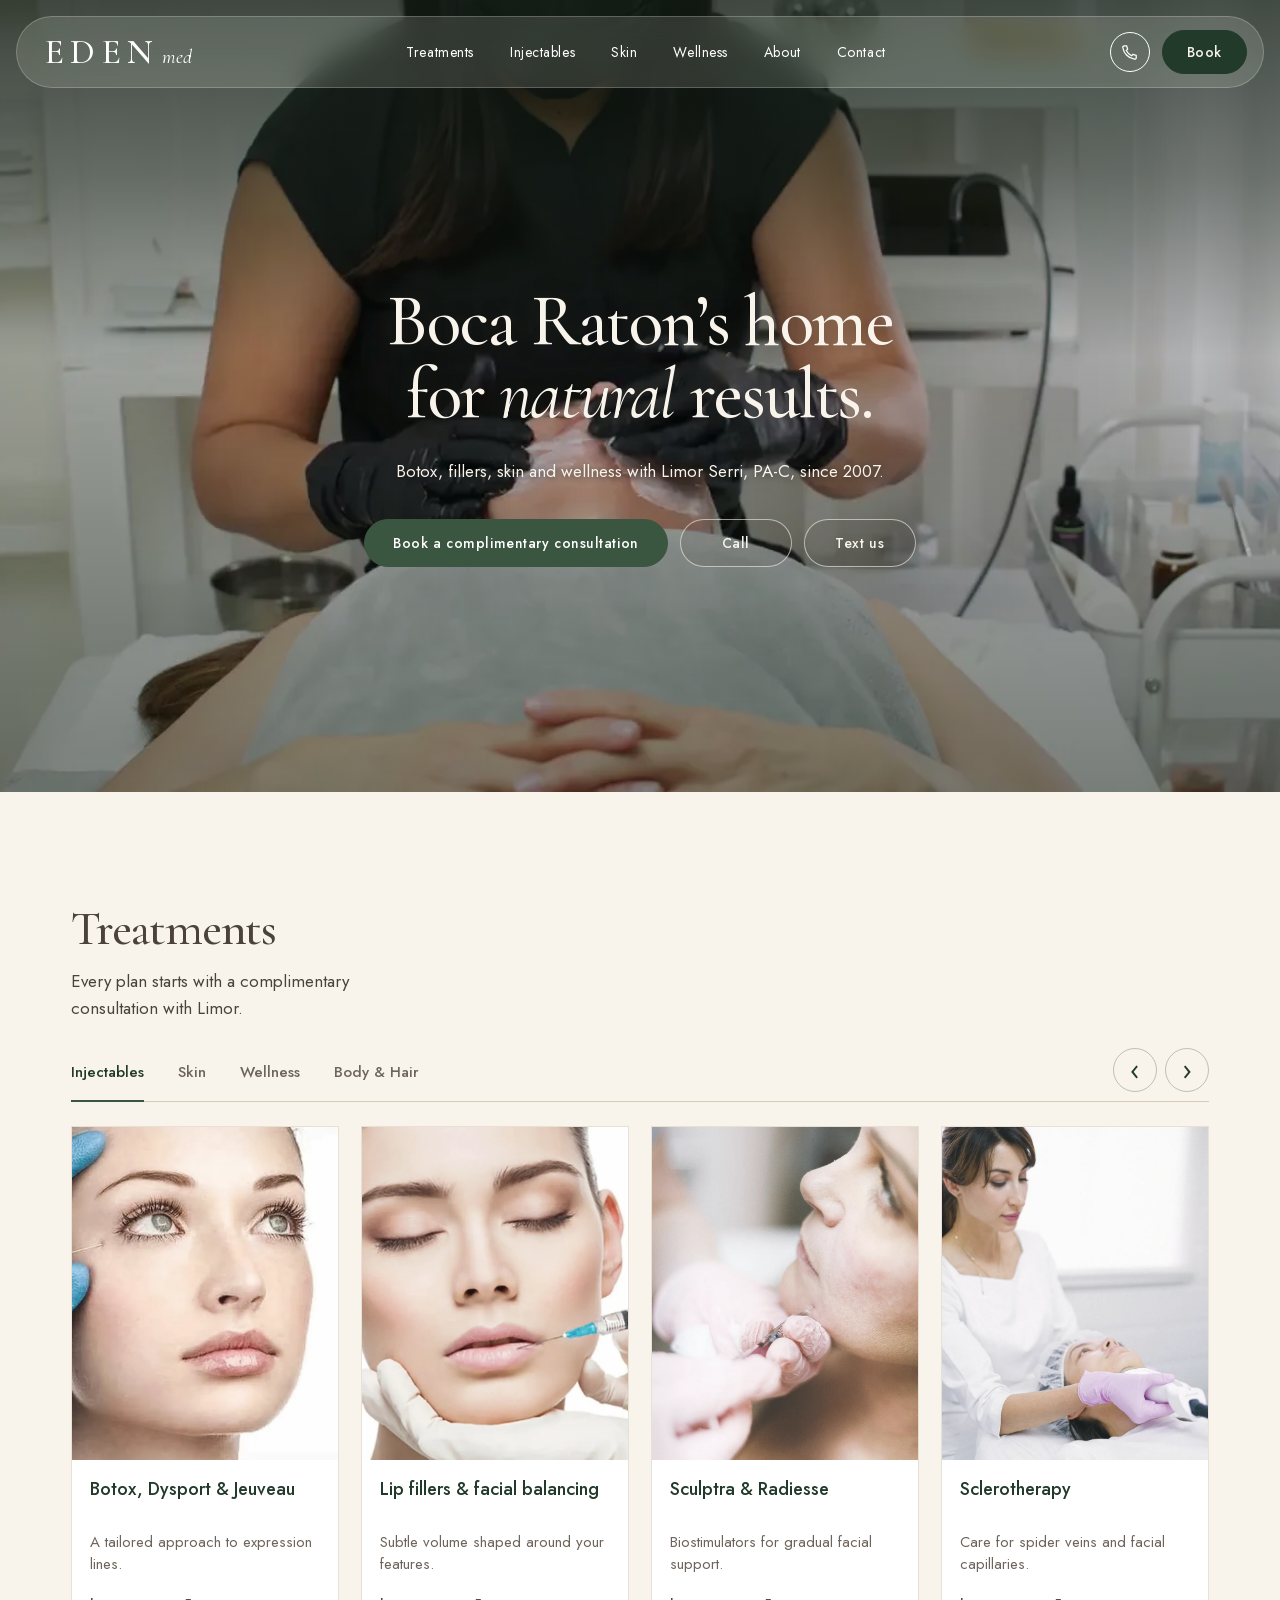
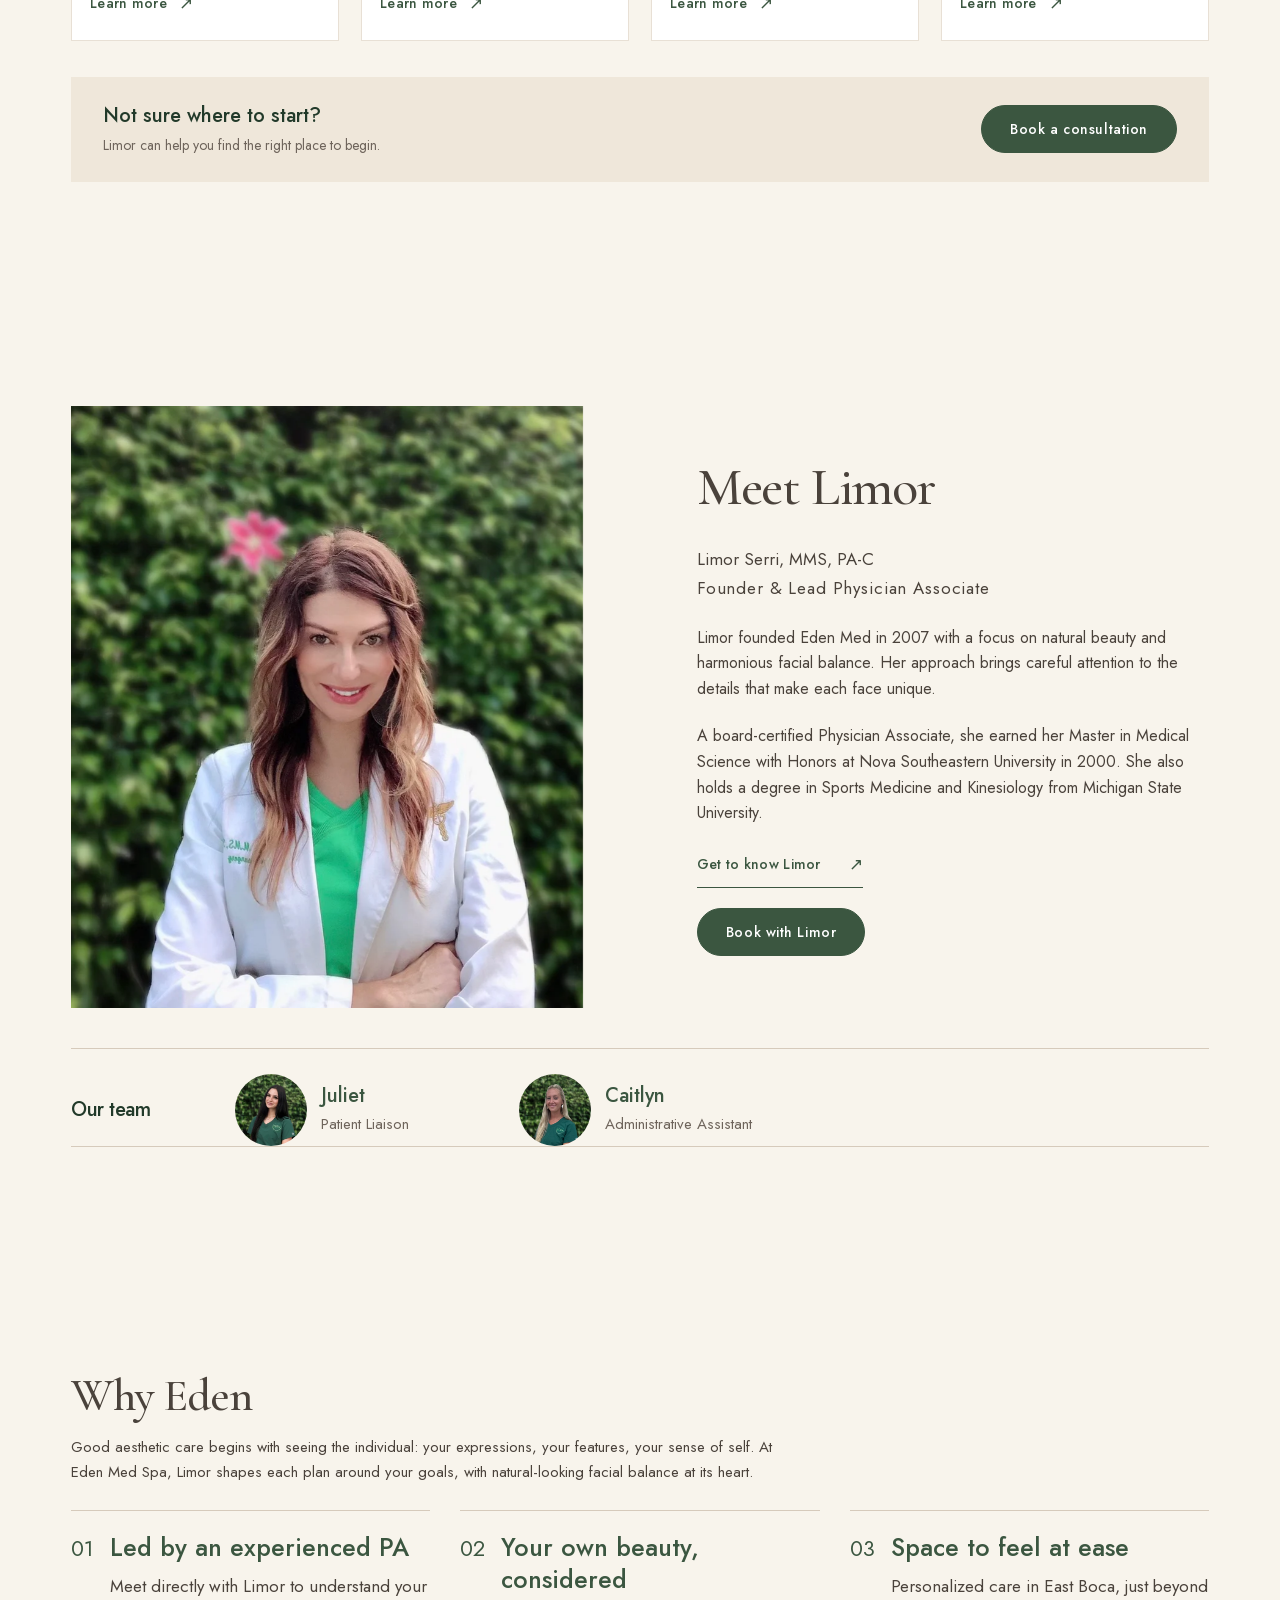
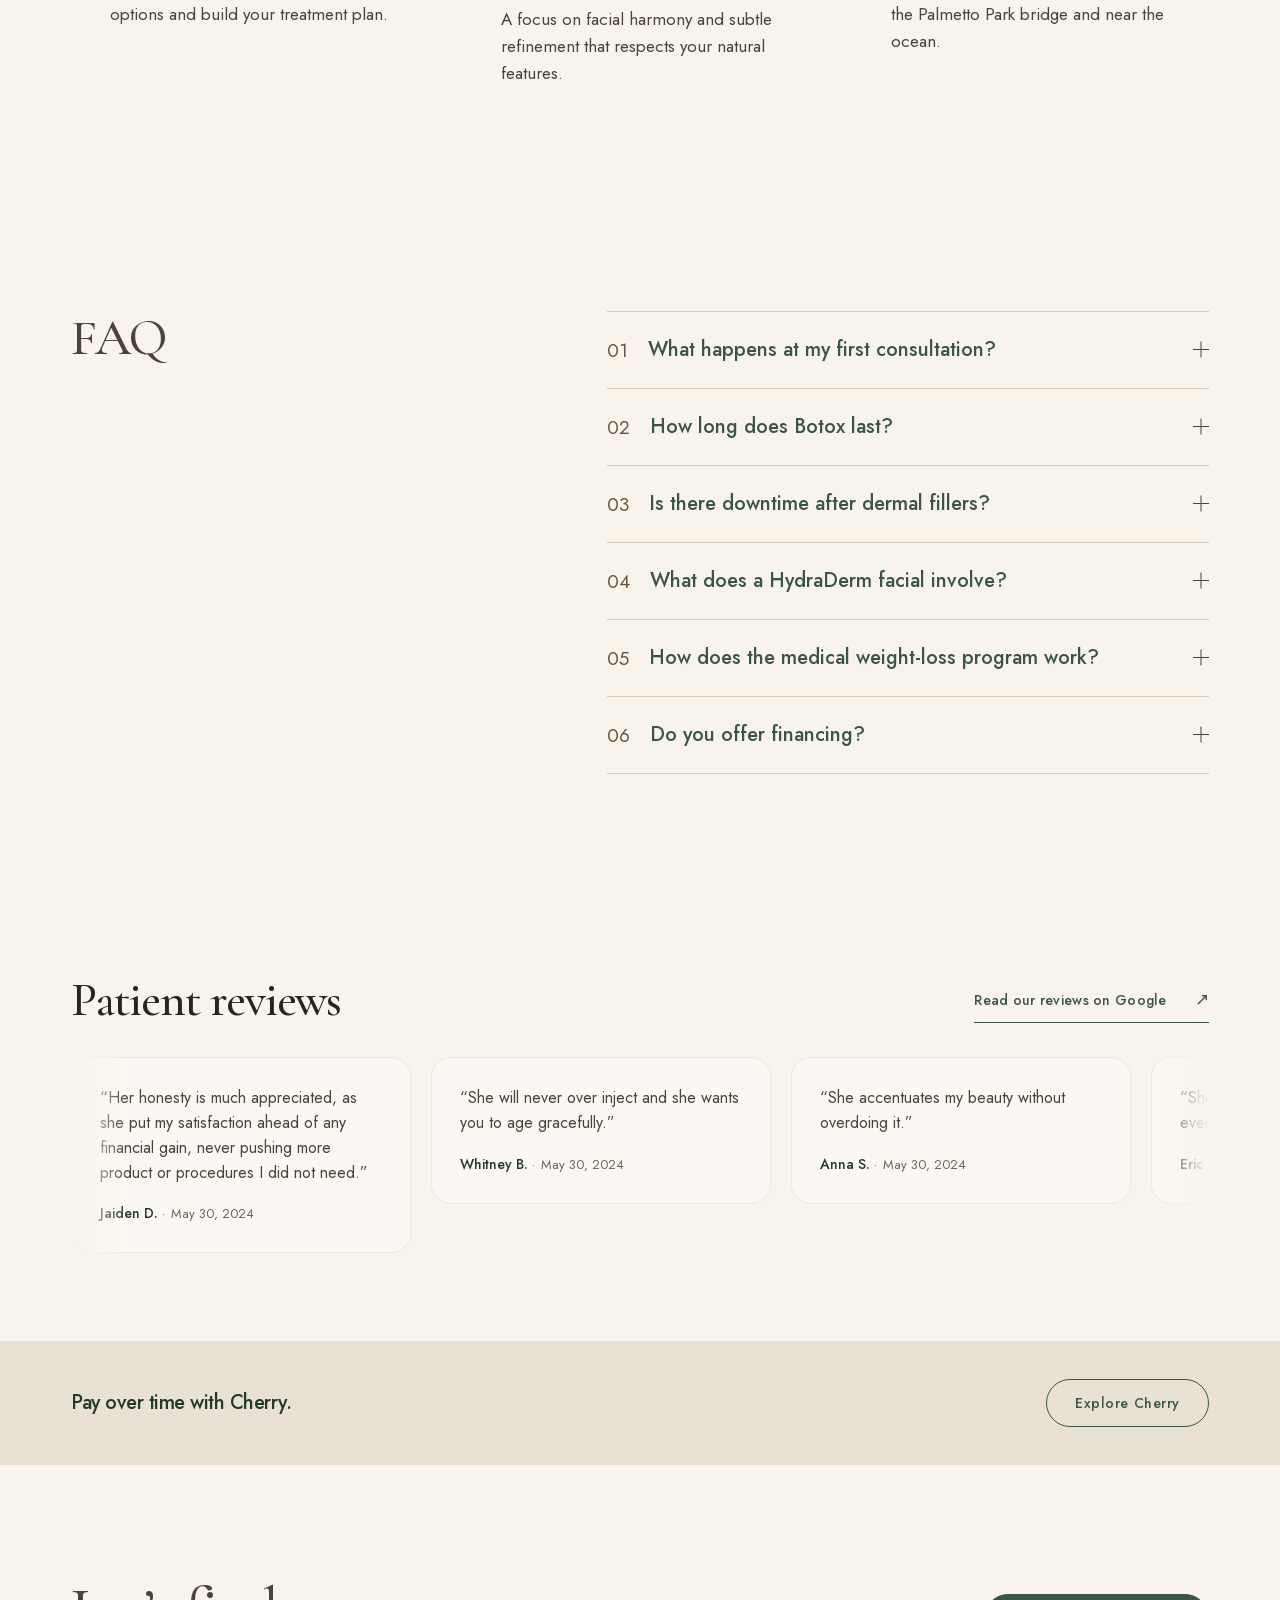
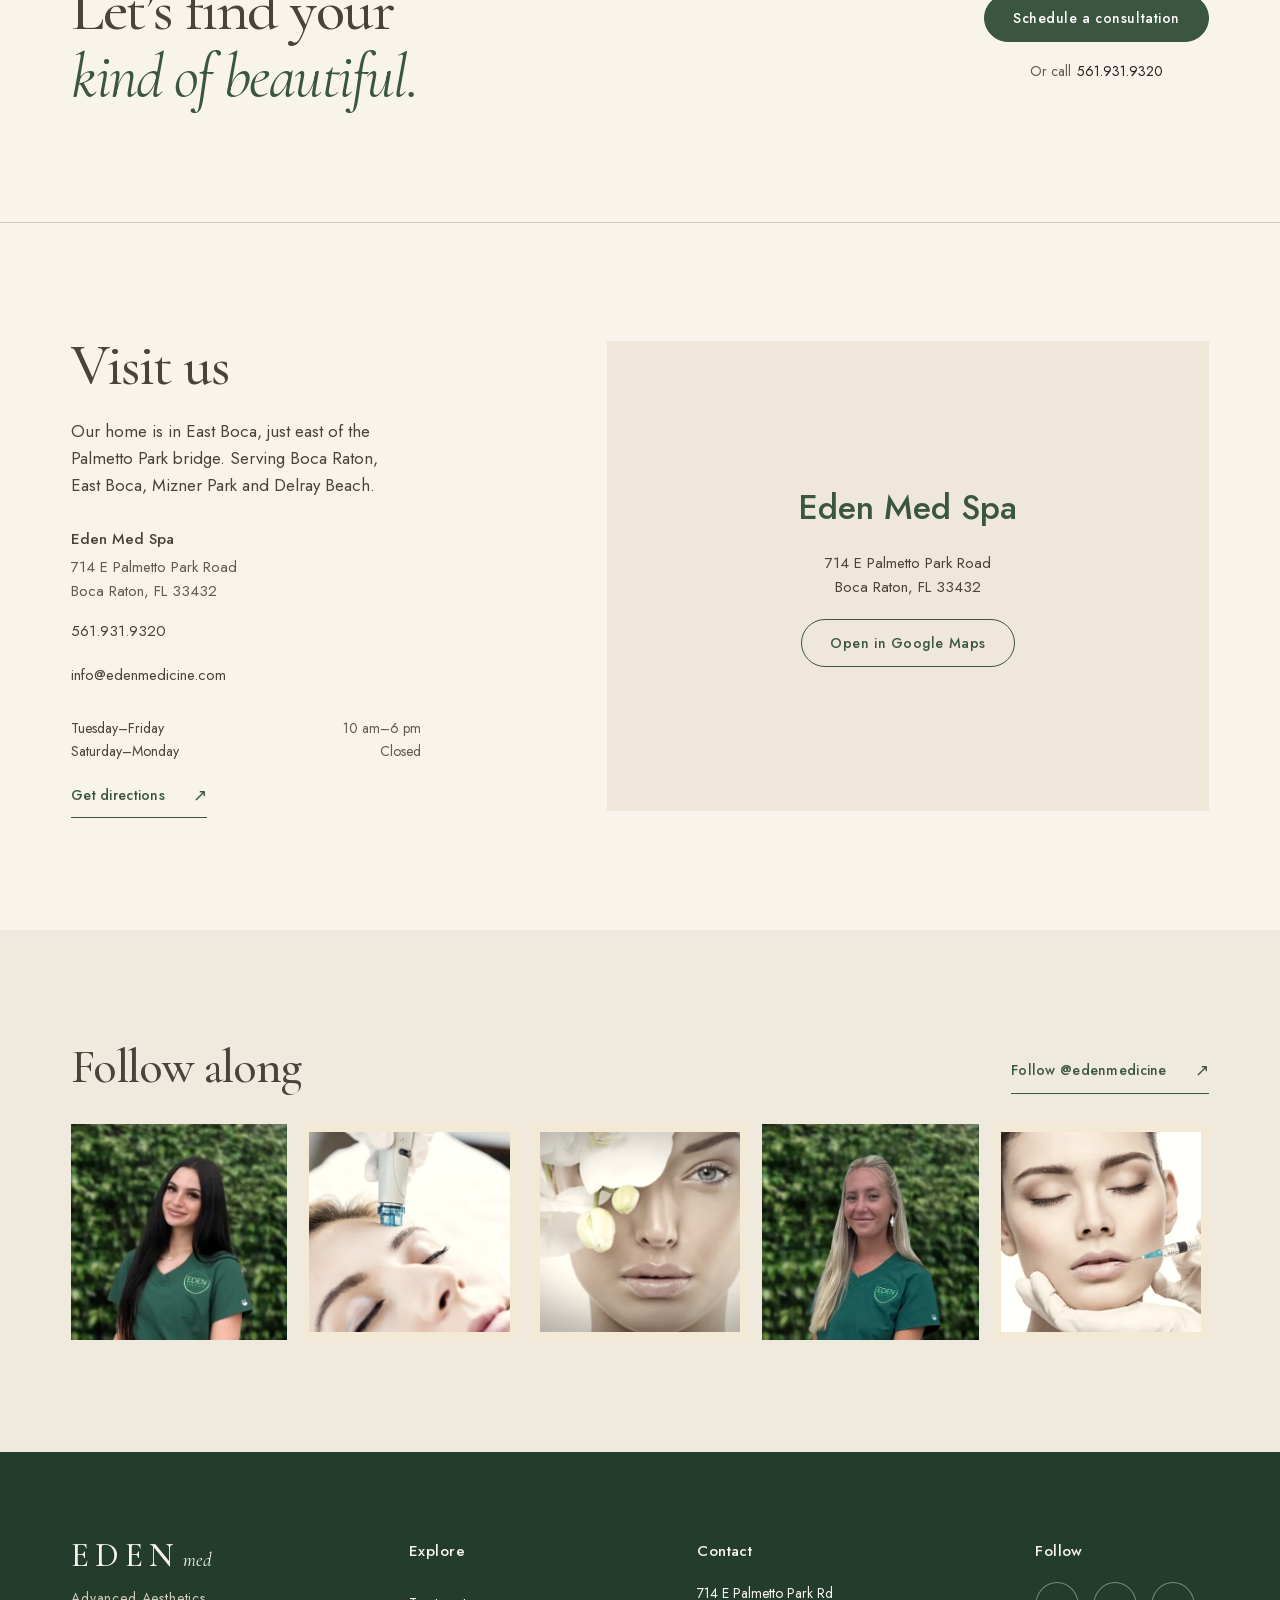
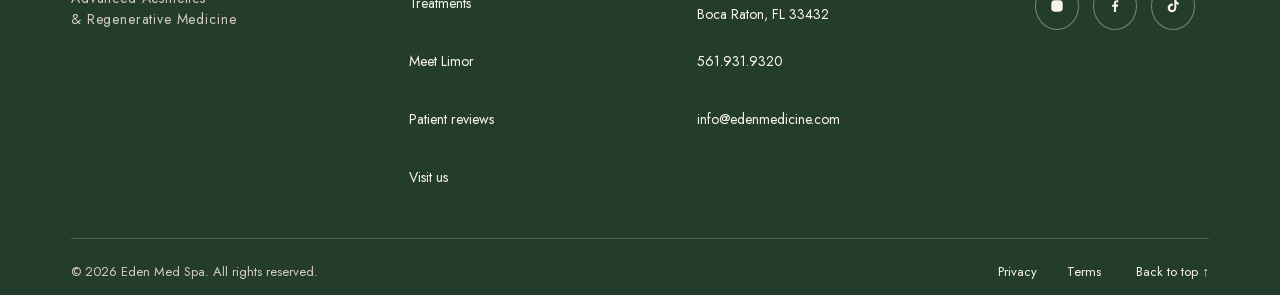
<file: site/index.html>
<!doctype html>
<html lang="en">
<head>
  <meta charset="utf-8">
  <meta name="viewport" content="width=device-width, initial-scale=1">
  <title>Med Spa in Boca Raton | Botox, Fillers &amp; Skin | Eden Med Spa</title>
  <meta name="description" content="Discover natural-looking Botox, lip fillers, PRP and skin treatments at Eden Med Spa in Boca Raton. Meet Limor Serri, MMS, PA-C, in East Boca. Complimentary consultations.">
  <meta name="robots" content="noindex, nofollow">
  <meta name="theme-color" content="#F8F4EC">
  <link rel="canonical" href="https://edenmedicine.com/">
  <meta property="og:title" content="Eden Med Spa — Natural-looking results in Boca Raton">
  <meta property="og:description" content="Personalized medical aesthetics with Limor Serri, MMS, PA-C. Discover Eden Med Spa in Boca Raton.">
  <meta property="og:locale" content="en_US">
  <meta property="og:site_name" content="Eden Med Spa">
  <meta property="og:type" content="website">
  <meta property="og:url" content="https://edenmedicine.com/">
  <meta property="og:image" content="https://edenmedicine.com/wp-content/uploads/2024/06/limro.png">
  <meta property="og:image:alt" content="Limor Serri, founder of Eden Med Spa in Boca Raton">
  <link rel="icon" href="assets/logo-eden-wordmark.svg" type="image/svg+xml">
  <link rel="preload" href="assets/cormorant-garamond.woff2" as="font" type="font/woff2" crossorigin>
  <link rel="preload" href="assets/jost.woff2" as="font" type="font/woff2" crossorigin>
  <link rel="stylesheet" href="styles.css">
  <script src="script.js" defer></script>
  <script type="application/ld+json">
  {
    "@context": "https://schema.org",
    "@graph": [
      {
        "@type": "MedicalBusiness",
        "@id": "https://edenmedicine.com/#business",
        "name": "Eden Med Spa",
        "url": "https://edenmedicine.com/",
        "telephone": "+1-561-931-9320",
        "email": "info@edenmedicine.com",
        "logo": "https://edenmedicine.com/wp-content/uploads/2024/05/logo23.png",
        "image": "https://edenmedicine.com/wp-content/uploads/2024/06/eden.png",
        "foundingDate": "2007",
        "founder": {"@id": "https://edenmedicine.com/#limor-serri"},
        "address": {"@type": "PostalAddress", "streetAddress": "714 E Palmetto Park Road", "addressLocality": "Boca Raton", "addressRegion": "FL", "postalCode": "33432", "addressCountry": "US"},
        "geo": {"@type": "GeoCoordinates", "latitude": 26.3503163, "longitude": -80.0744349},
        "openingHoursSpecification": [{"@type": "OpeningHoursSpecification", "dayOfWeek": ["Tuesday", "Wednesday", "Thursday", "Friday"], "opens": "10:00", "closes": "18:00"}],
        "sameAs": ["https://www.facebook.com/edenmedicine/", "https://www.instagram.com/edenmedicine/", "https://www.tiktok.com/@edenmedicine"],
        "hasMap": "https://www.google.com/maps/search/?api=1&query=Eden+Med+Spa+714+E+Palmetto+Park+Road+Boca+Raton",
        "potentialAction": {"@type": "ReserveAction", "target": "https://edenmedicine.com/book-appointment/"}
      },
      {
        "@type": "Person",
        "@id": "https://edenmedicine.com/#limor-serri",
        "name": "Limor Serri",
        "honorificSuffix": "MMS, PA-C",
        "jobTitle": "Founder and Lead Physician Associate",
        "url": "https://edenmedicine.com/about-us/",
        "image": "https://edenmedicine.com/wp-content/uploads/2024/06/limro.png",
        "worksFor": {"@id": "https://edenmedicine.com/#business"},
        "alumniOf": [{"@type": "CollegeOrUniversity", "name": "Nova Southeastern University"}, {"@type": "CollegeOrUniversity", "name": "Michigan State University"}]
      }
    ]
  }
  </script>
  <script type="application/ld+json">
{
  "@context": "https://schema.org",
  "@type": "FAQPage",
  "@id": "https://edenmedicine.com/#faq",
  "mainEntity": [
    {
      "@type": "Question",
      "name": "What happens at my first consultation?",
      "acceptedAnswer": {
        "@type": "Answer",
        "text": "Your complimentary consultation is a chance to share your goals with Limor and explore suitable options. Bring your questions about treatments, recovery and costs so you can decide on your next step together."
      }
    },
    {
      "@type": "Question",
      "name": "How long does Botox last?",
      "acceptedAnswer": {
        "@type": "Answer",
        "text": "Eden advises that Botox typically lasts around three to four months. Timing varies by person and treatment area; discuss a suitable follow-up plan with Limor."
      }
    },
    {
      "@type": "Question",
      "name": "Is there downtime after dermal fillers?",
      "acceptedAnswer": {
        "@type": "Answer",
        "text": "Swelling, tenderness and bruising can occur after fillers. These often settle over days to weeks, depending on the product, treatment area and your response. Ask Limor about recovery time and aftercare before scheduling around an event."
      }
    },
    {
      "@type": "Question",
      "name": "What does a HydraDerm facial involve?",
      "acceptedAnswer": {
        "@type": "Answer",
        "text": "HydraDerm uses water-based exfoliation, suction and serum infusion to cleanse and hydrate the skin. Eden can tailor the facial with additions selected for your skin concerns."
      }
    },
    {
      "@type": "Question",
      "name": "How does the medical weight-loss program work?",
      "acceptedAnswer": {
        "@type": "Answer",
        "text": "Eden’s medically supervised program begins with an assessment, including an examination, vital signs and measurements. Your provider discusses suitability for medication, alongside nutrition, physical activity and ongoing monitoring."
      }
    },
    {
      "@type": "Question",
      "name": "Do you offer financing?",
      "acceptedAnswer": {
        "@type": "Answer",
        "text": "Eden’s payments page offers financing through Cherry. Available plans, approval and terms depend on eligibility. Review the current options on the payments page before applying."
      }
    }
  ]
}
  </script>
</head>
<body>
  <a class="skip-link" href="#main">Skip to content</a>
  <header class="site-header" id="top">
    <div class="header-inner wrap">
      <a class="brand" href="#top"><span class="brand-lockup"><span class="brand-eden">EDEN</span><span class="brand-med">med</span></span></a>
      <nav class="main-nav" id="main-nav" aria-label="Main navigation">
        <a href="#treatments">Treatments</a><a href="#injectables">Injectables</a><a href="#skin">Skin</a><a href="#wellness">Wellness</a><a href="#about">About</a><a href="#contact">Contact</a>
        <div class="mobile-menu-contact"><a href="tel:5619319320">Call 561.931.9320</a><a href="sms:5619319320">Text us</a><p>714 E Palmetto Park Rd<br>Boca Raton, FL 33432</p></div>
      </nav>
      <div class="header-actions"><a class="header-call" href="tel:5619319320" aria-label="Call Eden Med Spa"><svg viewBox="0 0 24 24" fill="none" stroke="currentColor" stroke-width="1.6" stroke-linecap="round" stroke-linejoin="round" aria-hidden="true"><path d="M5.5 3.5h2.8l1.4 4.2-1.8 1.7a15.6 15.6 0 0 0 6.7 6.7l1.7-1.8 4.2 1.4v2.8a2 2 0 0 1-2.2 2A17.7 17.7 0 0 1 3.5 5.7a2 2 0 0 1 2-2.2Z"/></svg></a><a class="button header-book" href="https://edenmedicine.com/book-appointment/">Book</a></div>
      <button class="menu-toggle" aria-expanded="false" aria-controls="main-nav" aria-label="Open menu" hidden><span></span><span></span></button>
    </div>
  </header>
  <main id="main">
    <section class="hero" aria-labelledby="hero-title">
      <img class="hero-poster" src="assets/hero-poster.webp" width="1280" height="720" alt="A facial treatment in a bright, modern spa room, shown as stock footage" fetchpriority="high">
      <video class="hero-video" muted autoplay loop playsinline preload="none" poster="assets/hero-poster.webp" aria-hidden="true" data-src="assets/hero-clinical-facial.mp4"></video>
      <div class="hero-inner wrap">
        <div class="hero-copy">
          <h1 id="hero-title">Boca Raton’s home<br>for <em>natural</em> results.</h1>
          <p class="hero-description">Botox, fillers, skin and wellness with Limor Serri, PA-C, since 2007.</p>
          <div class="hero-actions">
            <a class="button" href="https://edenmedicine.com/book-appointment/">Book a complimentary consultation</a>
            <a class="button button-outline" href="tel:5619319320">Call</a>
            <a class="button button-outline" href="sms:5619319320">Text us</a>
          </div>
        </div>
      </div>
      <button class="motion-toggle" type="button" aria-label="Pause hero video" hidden>Ⅱ</button>
    </section>

    <section class="treatments section" id="treatments" aria-labelledby="treatments-title">
      <div class="wrap">
        <div class="section-heading treatment-heading"><h2 id="treatments-title">Treatments</h2><p>Every plan starts with a complimentary consultation with Limor.</p></div>
        <div class="treatment-browser" id="treatment-browser">
          <div class="treatment-tab-row"><div class="treatment-tabs" role="group" aria-label="Treatment categories">
            <button class="treatment-tab" id="injectables" type="button" data-category="injectables" aria-pressed="true">Injectables</button>
            <button class="treatment-tab" id="skin" type="button" data-category="skin" aria-pressed="false">Skin</button>
            <button class="treatment-tab" id="wellness" type="button" data-category="wellness" aria-pressed="false">Wellness</button>
            <button class="treatment-tab" id="body-hair" type="button" data-category="body-hair" aria-pressed="false">Body &amp; Hair</button>
          </div><div class="treatment-category-arrows"><button class="category-arrow category-prev" type="button" aria-label="Previous category" aria-controls="treatment-grid">‹</button><button class="category-arrow category-next" type="button" aria-label="Next category" aria-controls="treatment-grid">›</button></div></div>
          <div class="treatment-grid" id="treatment-grid" aria-live="polite">
            <article class="treatment-card" data-category="injectables"><a class="treatment-image" href="https://edenmedicine.com/wrinkle-relaxers/"><img src="assets/treatments/treatment-01.webp" width="800" height="1000" alt="Close-up of a patient during a wrinkle relaxer consultation" loading="lazy"></a><div class="treatment-card-copy"><h3>Botox, Dysport &amp; Jeuveau</h3><p>A tailored approach to expression lines.</p><a class="text-link" href="https://edenmedicine.com/wrinkle-relaxers/">Learn more <span aria-hidden="true">↗</span></a></div></article>
            <article class="treatment-card" data-category="injectables"><a class="treatment-image" href="https://edenmedicine.com/dermal-fillers/"><img src="assets/treatments/treatment-02.webp" width="800" height="1000" alt="Dermal filler treatment in progress" loading="lazy"></a><div class="treatment-card-copy"><h3>Lip fillers &amp; facial balancing</h3><p>Subtle volume shaped around your features.</p><a class="text-link" href="https://edenmedicine.com/dermal-fillers/">Learn more <span aria-hidden="true">↗</span></a></div></article>
            <article class="treatment-card" data-category="injectables"><a class="treatment-image" href="https://edenmedicine.com/dermal-fillers/"><img src="assets/treatments/treatment-03.webp" width="800" height="1000" alt="Cosmetic injection performed in a modern clinic" loading="lazy"></a><div class="treatment-card-copy"><h3>Sculptra &amp; Radiesse</h3><p>Biostimulators for gradual facial support.</p><a class="text-link" href="https://edenmedicine.com/dermal-fillers/">Learn more <span aria-hidden="true">↗</span></a></div></article>
            <article class="treatment-card" data-category="injectables"><a class="treatment-image" href="https://edenmedicine.com/wellness-injections/"><img src="assets/treatments/treatment-04.webp" width="800" height="1000" alt="Provider preparing a professional skin treatment" loading="lazy"></a><div class="treatment-card-copy"><h3>Sclerotherapy</h3><p>Care for spider veins and facial capillaries.</p><a class="text-link" href="https://edenmedicine.com/wellness-injections/">Learn more <span aria-hidden="true">↗</span></a></div></article>
            <article class="treatment-card" data-category="skin"><a class="treatment-image" href="https://edenmedicine.com/hydraderm-facials/"><img src="assets/treatments/treatment-05.webp" width="800" height="1000" alt="HydraDerm facial treatment at Eden Med Spa" loading="lazy"></a><div class="treatment-card-copy"><h3>HydraDerm facials</h3><p>Cleanse, exfoliate and replenish with serum.</p><a class="text-link" href="https://edenmedicine.com/hydraderm-facials/">Learn more <span aria-hidden="true">↗</span></a></div></article>
            <article class="treatment-card" data-category="skin"><a class="treatment-image" href="https://edenmedicine.com/medical-aesthetician-treatments/"><img src="assets/treatments/treatment-06.webp" width="800" height="1000" alt="Microneedling treatment with a professional device" loading="lazy"></a><div class="treatment-card-copy"><h3>Microneedling with peptides &amp; HA</h3><p>Microneedling with HA, peptides or PRP.</p><a class="text-link" href="https://edenmedicine.com/medical-aesthetician-treatments/">Learn more <span aria-hidden="true">↗</span></a></div></article>
            <article class="treatment-card" data-category="skin"><a class="treatment-image" href="https://edenmedicine.com/medical-aesthetician-treatments/"><img src="assets/treatments/treatment-07.webp" width="800" height="1000" alt="Aesthetician using a facial device in a clinic" loading="lazy"></a><div class="treatment-card-copy"><h3>Chemical peels</h3><p>Options for uneven tone and skin texture.</p><a class="text-link" href="https://edenmedicine.com/medical-aesthetician-treatments/">Learn more <span aria-hidden="true">↗</span></a></div></article>
            <article class="treatment-card" data-category="skin"><a class="treatment-image" href="https://edenmedicine.com/services/"><img src="assets/treatments/treatment-08.webp" width="800" height="1000" alt="Gentle facial treatment in a bright spa room" loading="lazy"></a><div class="treatment-card-copy"><h3>Venus Viva skin resurfacing</h3><p>Resurfacing options chosen with your provider.</p><a class="text-link" href="https://edenmedicine.com/services/">Learn more <span aria-hidden="true">↗</span></a></div></article>
            <article class="treatment-card" data-category="skin"><a class="treatment-image" href="https://edenmedicine.com/services/"><img src="assets/treatments/treatment-09.webp" width="800" height="1000" alt="Client receiving a restorative facial" loading="lazy"></a><div class="treatment-card-copy"><h3>CO2Lift carboxy gel mask</h3><p>A carboxy gel mask for a refreshed look.</p><a class="text-link" href="https://edenmedicine.com/services/">Learn more <span aria-hidden="true">↗</span></a></div></article>
            <article class="treatment-card" data-category="skin"><a class="treatment-image" href="https://edenmedicine.com/skin-care/"><img src="assets/treatments/treatment-11.webp" width="800" height="1000" alt="Skincare serum selected for an at-home routine" loading="lazy"></a><div class="treatment-card-copy"><h3>Medical-grade skin care &amp; Latisse</h3><p>SkinBetter, Obagi and prescription lash care.</p><a class="text-link" href="https://edenmedicine.com/skin-care/">Learn more <span aria-hidden="true">↗</span></a></div></article>
            <article class="treatment-card" data-category="wellness"><a class="treatment-image" href="https://edenmedicine.com/weight-loss/"><img src="assets/treatments/treatment-13.webp" width="800" height="1000" alt="Patient speaking with a clinician in a medical office" loading="lazy"></a><div class="treatment-card-copy"><h3>Medical weight loss</h3><p>A medically supervised, individualized program.</p><a class="text-link" href="https://edenmedicine.com/weight-loss/">Learn more <span aria-hidden="true">↗</span></a></div></article>
            <article class="treatment-card" data-category="wellness"><a class="treatment-image" href="https://edenmedicine.com/weight-loss/"><img src="assets/treatments/treatment-14.webp" width="800" height="1000" alt="Patient consultation in a bright clinic" loading="lazy"></a><div class="treatment-card-copy"><h3>Lipotropic injections</h3><p>Discuss your wellness goals with Limor.</p><a class="text-link" href="https://edenmedicine.com/weight-loss/">Learn more <span aria-hidden="true">↗</span></a></div></article>
            <article class="treatment-card" data-category="wellness"><a class="treatment-image" href="https://edenmedicine.com/wellness-injections/"><img src="assets/treatments/treatment-12.webp" width="800" height="1000" alt="Clean clinical skincare and treatment supplies" loading="lazy"></a><div class="treatment-card-copy"><h3>Vitamin B12 &amp; NAD+ injections</h3><p>Injection options selected with your provider.</p><a class="text-link" href="https://edenmedicine.com/wellness-injections/">Learn more <span aria-hidden="true">↗</span></a></div></article>
            <article class="treatment-card" data-category="wellness"><a class="treatment-image" href="https://edenmedicine.com/wellness-injections/"><img src="assets/treatments/treatment-16.webp" width="800" height="1000" alt="Professional applying a skincare treatment with gloved hands" loading="lazy"></a><div class="treatment-card-copy"><h3>Glutathione infusions</h3><p>Wellness care planned around your needs.</p><a class="text-link" href="https://edenmedicine.com/wellness-injections/">Learn more <span aria-hidden="true">↗</span></a></div></article>
            <article class="treatment-card" data-category="body-hair"><a class="treatment-image" href="https://edenmedicine.com/prp-stem-cell-injections/"><img src="assets/treatments/treatment-10.webp" width="800" height="1000" alt="Aesthetician providing a facial treatment in a clinic" loading="lazy"></a><div class="treatment-card-copy"><h3>PRP &amp; stem cell consultations</h3><p>Regenerative options for skin and hair.</p><a class="text-link" href="https://edenmedicine.com/prp-stem-cell-injections/">Learn more <span aria-hidden="true">↗</span></a></div></article>
            <article class="treatment-card" data-category="body-hair"><a class="treatment-image" href="https://edenmedicine.com/cellulite-reduction-treatments/"><img src="assets/treatments/treatment-15.webp" width="800" height="1000" alt="Non-invasive body contouring treatment in a clinic" loading="lazy"></a><div class="treatment-card-copy"><h3>Cellulite reduction &amp; mesotherapy</h3><p>Body contouring options discussed in consultation.</p><a class="text-link" href="https://edenmedicine.com/cellulite-reduction-treatments/">Learn more <span aria-hidden="true">↗</span></a></div></article>
          </div>
          <button class="view-all" type="button" aria-controls="treatment-grid" aria-expanded="false" hidden></button>
        </div>
        <div class="treatment-cta"><div><h3>Not sure where to start?</h3><p>Limor can help you find the right place to begin.</p></div><a class="button" href="https://edenmedicine.com/book-appointment/">Book a consultation</a></div>
      </div>
    </section>

    <section class="founder section wrap" id="about" aria-labelledby="founder-title">
      <figure class="founder-portrait reveal"><img src="assets/limor-serri.webp" width="920" height="987" alt="Limor Serri, MMS, PA-C, founder and lead injector at Eden Med Spa in Boca Raton" loading="lazy"></figure>
      <div class="founder-copy reveal"><h2 id="founder-title">Meet Limor</h2>
        <p class="founder-name">Limor Serri, MMS, PA-C</p><p class="founder-role">Founder &amp; Lead Physician Associate</p>
        <p>Limor founded Eden Med in 2007 with a focus on natural beauty and harmonious facial balance. Her approach brings careful attention to the details that make each face unique.</p>
        <p>A board-certified Physician Associate, she earned her Master in Medical Science with Honors at Nova Southeastern University in 2000. She also holds a degree in Sports Medicine and Kinesiology from Michigan State University.</p>
        <a class="text-link" href="https://edenmedicine.com/about-us/">Get to know Limor <span aria-hidden="true">↗</span></a><div class="section-actions"><a class="button" href="https://edenmedicine.com/book-appointment/">Book with Limor</a></div>
      </div>
      <div class="team" aria-labelledby="team-title"><h2 class="team-heading" id="team-title">Our team</h2><div class="team-cards"><figure><img src="assets/team-juliet.webp" width="560" height="620" alt="Juliet, Eden Med’s Patient Liaison" loading="lazy"><figcaption><h3>Juliet</h3><p>Patient Liaison</p></figcaption></figure><figure><img src="assets/team-caitlyn.webp" width="560" height="620" alt="Caitlyn, Eden Med’s Administrative Assistant" loading="lazy"><figcaption><h3>Caitlyn</h3><p>Administrative Assistant</p></figcaption></figure></div></div>
    </section>

    <section class="why-eden wrap" aria-labelledby="why-title">
      <div class="why-heading"><h2 id="why-title">Why Eden</h2><p>Good aesthetic care begins with seeing the individual: your expressions, your features, your sense of self. At Eden Med Spa, Limor shapes each plan around your goals, with natural-looking facial balance at its heart.</p></div>
      <div class="why-points">
        <article><span class="point-number">01</span><div><h3>Led by an experienced PA</h3><p>Meet directly with Limor to understand your options and build your treatment plan.</p></div></article>
        <article><span class="point-number">02</span><div><h3>Your own beauty, considered</h3><p>A focus on facial harmony and subtle refinement that respects your natural features.</p></div></article>
        <article><span class="point-number">03</span><div><h3>Space to feel at ease</h3><p>Personalized care in East Boca, just beyond the Palmetto Park bridge and near the ocean.</p></div></article>
      </div>
    </section>



    <section class="faq section wrap" id="faq" aria-labelledby="faq-title"><div class="faq-intro"><h2 id="faq-title">FAQ</h2></div><div class="faq-content"><details class="faq-item"><summary><span class="faq-number" aria-hidden="true">01</span><h3>What happens at my first consultation?</h3><span class="expand-sign" aria-hidden="true"></span></summary><p>Your complimentary consultation is a chance to share your goals with Limor and explore suitable options. Bring your questions about treatments, recovery and costs so you can decide on your next step together.</p></details><details class="faq-item"><summary><span class="faq-number" aria-hidden="true">02</span><h3>How long does Botox last?</h3><span class="expand-sign" aria-hidden="true"></span></summary><p>Eden advises that Botox typically lasts around three to four months. Timing varies by person and treatment area; discuss a suitable follow-up plan with Limor.</p></details><details class="faq-item"><summary><span class="faq-number" aria-hidden="true">03</span><h3>Is there downtime after dermal fillers?</h3><span class="expand-sign" aria-hidden="true"></span></summary><p>Swelling, tenderness and bruising can occur after fillers. These often settle over days to weeks, depending on the product, treatment area and your response. Ask Limor about recovery time and aftercare before scheduling around an event.</p></details><details class="faq-item"><summary><span class="faq-number" aria-hidden="true">04</span><h3>What does a HydraDerm facial involve?</h3><span class="expand-sign" aria-hidden="true"></span></summary><p>HydraDerm uses water-based exfoliation, suction and serum infusion to cleanse and hydrate the skin. Eden can tailor the facial with additions selected for your skin concerns.</p></details><details class="faq-item"><summary><span class="faq-number" aria-hidden="true">05</span><h3>How does the medical weight-loss program work?</h3><span class="expand-sign" aria-hidden="true"></span></summary><p>Eden’s medically supervised program begins with an assessment, including an examination, vital signs and measurements. Your provider discusses suitability for medication, alongside nutrition, physical activity and ongoing monitoring.</p></details><details class="faq-item"><summary><span class="faq-number" aria-hidden="true">06</span><h3>Do you offer financing?</h3><span class="expand-sign" aria-hidden="true"></span></summary><p>Eden’s payments page offers financing through Cherry. Available plans, approval and terms depend on eligibility. Review the current options on the payments page before applying. <a href="https://edenmedicine.com/payments/">Explore Cherry financing ↗</a></p></details></div></section>

    <section class="reviews section" id="reviews" aria-labelledby="reviews-title">
      <div class="wrap reviews-heading"><h2 id="reviews-title">Patient reviews</h2><a class="text-link" href="https://www.google.com/maps/search/?api=1&amp;query=Eden+Med+Spa+714+E+Palmetto+Park+Road+Boca+Raton">Read our reviews on Google <span aria-hidden="true">↗</span></a></div>
      <div class="wrap review-viewport" role="region" aria-label="Patient reviews" tabindex="0"><div class="review-track"><div class="review-group">
        <article class="review-card"><blockquote>“Her honesty is much appreciated, as she put my satisfaction ahead of any financial gain, never pushing more product or procedures I did not need.”</blockquote><div class="review-person"><h3>Jaiden D.</h3><time datetime="2024-05-30">May 30, 2024</time></div></article>
        <article class="review-card"><blockquote>“She will never over inject and she wants you to age gracefully.”</blockquote><div class="review-person"><h3>Whitney B.</h3><time datetime="2024-05-30">May 30, 2024</time></div></article>
        <article class="review-card"><blockquote>“She accentuates my beauty without overdoing it.”</blockquote><div class="review-person"><h3>Anna S.</h3><time datetime="2024-05-30">May 30, 2024</time></div></article>
        <article class="review-card"><blockquote>“She was very gentle and reassured me every step of the way.”</blockquote><div class="review-person"><h3>Eric G.</h3><time datetime="2024-09-21">September 21, 2024</time></div></article>
        <article class="review-card"><blockquote>“She was absolutely amazing with my lip filler and has been super helpful with the semaglutide package as well!”</blockquote><div class="review-person"><h3>Chetna L.</h3><time datetime="2024-05-30">May 30, 2024</time></div></article>
        <article class="review-card"><blockquote>“Beautiful Med Spa! The Staff was extremely professional &amp; friendly.”</blockquote><div class="review-person"><h3>Dylan R.</h3><time datetime="2024-05-30">May 30, 2024</time></div></article>
        <article class="review-card"><blockquote>“I was nervous to get fillers, so Limor made me feel comfortable and relaxed.”</blockquote><div class="review-person"><h3>Sloane S.</h3><time datetime="2024-05-30">May 30, 2024</time></div></article>
        <article class="review-card"><blockquote>“Limor takes her time to be sure she places the injections in just the right place.”</blockquote><div class="review-person"><h3>Betty R.</h3><time datetime="2024-09-21">September 21, 2024</time></div></article>
      </div></div></div>
    </section>

    <section class="financing" aria-label="Cherry financing"><div class="wrap financing-inner"><h2>Pay over time with Cherry.</h2><a class="button button-outline" href="https://edenmedicine.com/payments/">Explore Cherry</a></div></section>

    <section class="consultation section" aria-labelledby="consultation-title"><div class="wrap consultation-inner">
      <div><h2 id="consultation-title">Let’s find your<br><em>kind of beautiful.</em></h2></div>
      <div class="consultation-actions"><a class="button" href="https://edenmedicine.com/book-appointment/">Schedule a consultation</a><a class="call-link" href="tel:5619319320">Or call <span>561.931.9320</span></a></div>
    </div></section>

    <section class="contact section wrap" id="contact" aria-labelledby="contact-title">
      <div class="contact-info"><h2 id="contact-title">Visit us</h2><p class="contact-intro">Our home is in East Boca, just east of the Palmetto Park bridge. Serving Boca Raton, East Boca, Mizner Park and Delray Beach.</p>
        <address><strong>Eden Med Spa</strong><span>714 E Palmetto Park Road<br>Boca Raton, FL 33432</span><a href="tel:5619319320">561.931.9320</a><a href="mailto:info@edenmedicine.com">info@edenmedicine.com</a></address>
        <div class="hours"><dl><div><dt>Tuesday–Friday</dt><dd>10 am–6 pm</dd></div><div><dt>Saturday–Monday</dt><dd>Closed</dd></div></dl></div>
        <a class="text-link" href="https://www.google.com/maps/search/?api=1&amp;query=Eden+Med+Spa+714+E+Palmetto+Park+Road+Boca+Raton">Get directions <span aria-hidden="true">↗</span></a>
      </div>
      <div class="contact-map"><div class="map-frame"><div class="map-fallback"><h3>Eden Med Spa</h3><p>714 E Palmetto Park Road<br>Boca Raton, FL 33432</p><a class="button button-outline" href="https://www.google.com/maps/search/?api=1&amp;query=Eden+Med+Spa+714+E+Palmetto+Park+Road+Boca+Raton">Open in Google Maps</a></div><iframe title="Map showing Eden Med Spa at 714 E Palmetto Park Road, Boca Raton" src="https://www.google.com/maps/embed?pb=!1m18!1m12!1m3!1d3575.26417315667!2d-80.07700982447484!3d26.350316276986828!2m3!1f0!2f0!3f0!3m2!1i1024!2i768!4f13.1!3m3!1m2!1s0x88d8e2223df3b1eb%3A0xfe7a121fc7399f6e!2s714%20E%20Palmetto%20Park%20Rd%2C%20Boca%20Raton%2C%20FL%2033432%2C%20USA!5e0!3m2!1sen!2sin!4v1716443321004!5m2!1sen!2sin" width="640" height="520" loading="lazy" referrerpolicy="no-referrer-when-downgrade" allowfullscreen></iframe></div></div>
    </section>
    <section class="instagram section" aria-labelledby="instagram-title"><div class="wrap"><div class="instagram-heading"><div><h2 id="instagram-title">Follow along</h2></div><a class="text-link" href="https://www.instagram.com/edenmedicine/">Follow @edenmedicine <span aria-hidden="true">↗</span></a></div><div class="instagram-grid"><a href="https://www.instagram.com/edenmedicine/" aria-label="Meet Juliet — follow Eden on Instagram"><img src="assets/instagram-01.webp" alt="Juliet, Patient Liaison at Eden Med" width="440" height="440" loading="lazy"><span class="instagram-icon" aria-hidden="true"><svg viewBox="0 0 24 24"><rect x="3.5" y="3.5" width="17" height="17" rx="5"/><circle cx="12" cy="12" r="4"/><circle class="instagram-dot" cx="17.5" cy="6.8" r="1"/></svg></span></a><a href="https://www.instagram.com/edenmedicine/" aria-label="Skin rituals — follow Eden on Instagram"><img src="assets/instagram-02.webp" alt="HydraDerm treatment imagery from Eden’s website" width="440" height="440" loading="lazy"><span class="instagram-icon" aria-hidden="true"><svg viewBox="0 0 24 24"><rect x="3.5" y="3.5" width="17" height="17" rx="5"/><circle cx="12" cy="12" r="4"/><circle class="instagram-dot" cx="17.5" cy="6.8" r="1"/></svg></span></a><a href="https://www.instagram.com/edenmedicine/" aria-label="Skin-care inspiration — follow Eden on Instagram"><img src="assets/instagram-03.webp" alt="Stock beauty portrait with a white orchid, from Eden’s skin-care page" width="440" height="440" loading="lazy"><span class="instagram-icon" aria-hidden="true"><svg viewBox="0 0 24 24"><rect x="3.5" y="3.5" width="17" height="17" rx="5"/><circle cx="12" cy="12" r="4"/><circle class="instagram-dot" cx="17.5" cy="6.8" r="1"/></svg></span></a><a href="https://www.instagram.com/edenmedicine/" aria-label="Meet Caitlyn — follow Eden on Instagram"><img src="assets/instagram-04.webp" alt="Caitlyn, Administrative Assistant at Eden Med" width="440" height="440" loading="lazy"><span class="instagram-icon" aria-hidden="true"><svg viewBox="0 0 24 24"><rect x="3.5" y="3.5" width="17" height="17" rx="5"/><circle cx="12" cy="12" r="4"/><circle class="instagram-dot" cx="17.5" cy="6.8" r="1"/></svg></span></a><a href="https://www.instagram.com/edenmedicine/" aria-label="Thoughtful treatments — follow Eden on Instagram"><img src="assets/instagram-05.webp" alt="Dermal filler treatment imagery from Eden’s website" width="440" height="440" loading="lazy"><span class="instagram-icon" aria-hidden="true"><svg viewBox="0 0 24 24"><rect x="3.5" y="3.5" width="17" height="17" rx="5"/><circle cx="12" cy="12" r="4"/><circle class="instagram-dot" cx="17.5" cy="6.8" r="1"/></svg></span></a></div></div></section>
  </main>
  <footer class="site-footer"><div class="wrap">
    <div class="footer-main">
      <a class="footer-brand" href="#top"><span class="brand-lockup"><span class="brand-eden">EDEN</span><span class="brand-med">med</span></span><span class="brand-descriptor">Advanced Aesthetics<br>&amp; Regenerative Medicine</span></a>
      <nav aria-label="Footer navigation"><h2>Explore</h2><a href="#treatments">Treatments</a><a href="#about">Meet Limor</a><a href="#reviews">Patient reviews</a><a href="#contact">Visit us</a></nav>
      <div class="footer-contact"><h2>Contact</h2><a href="https://maps.google.com/?q=714+E+Palmetto+Park+Rd+Boca+Raton">714 E Palmetto Park Rd<br>Boca Raton, FL 33432</a><a href="tel:5619319320">561.931.9320</a><a href="mailto:info@edenmedicine.com">info@edenmedicine.com</a></div>
      <div class="footer-social"><h2>Follow</h2><div class="socials"><a href="https://www.instagram.com/edenmedicine/" aria-label="Instagram"><svg viewBox="0 0 24 24" aria-hidden="true"><rect x="3.5" y="3.5" width="17" height="17" rx="5"/><circle cx="12" cy="12" r="4"/><circle class="instagram-dot" cx="17.5" cy="6.8" r="1"/></svg></a><a href="https://www.facebook.com/edenmedicine/" aria-label="Facebook"><svg viewBox="0 0 24 24" aria-hidden="true"><path d="M13.6 21v-8h2.7l.4-3.1h-3.1v-2c0-.9.3-1.5 1.6-1.5h1.7V3.6c-.3 0-1.3-.1-2.4-.1-2.4 0-4.1 1.5-4.1 4.2v2.3H7.7v3.1h2.7v8z"/></svg></a><a href="https://www.tiktok.com/@edenmedicine" aria-label="TikTok"><svg viewBox="0 0 24 24" aria-hidden="true"><path d="M14 3h3c.2 2 1.4 3.5 3.5 3.9v3.2a8.1 8.1 0 0 1-3.5-1.1v5.8a6.5 6.5 0 1 1-6.5-6.5c.4 0 .9 0 1.3.1v3.4a3.2 3.2 0 1 0 2.2 3V3z"/></svg></a></div></div>
    </div>
    <div class="footer-bottom"><p>© 2026 Eden Med Spa. All rights reserved.</p><div><a href="https://edenmedicine.com/privacy-policy/">Privacy</a><a href="https://edenmedicine.com/terms-of-service/">Terms</a><a href="#top">Back to top ↑</a></div></div>
    
  </div></footer>
  <nav class="mobile-actions" aria-label="Quick contact" hidden><a class="button" href="https://edenmedicine.com/book-appointment/">Book</a><a href="tel:5619319320">Call</a><a href="sms:5619319320">Text</a></nav>
</body>
</html>
</file>
<file: site/styles.css>
/* Elementor global colors and fonts */
:root {
  --e-global-color-primary: #F8F4EC;
  --e-global-color-secondary: #EFE7DA;
  --e-global-color-text: #2A2420;
  --e-global-color-accent: #3B5640;
  --e-global-color-white: #FFFFFF;
  --e-global-color-muted: #6E645B;
  --e-global-color-sage: #6CA082;
  --e-global-color-accent-hover: #174C26;
  --e-global-typography-primary-font-family: "Cormorant Garamond", Georgia, serif;
  --e-global-typography-text-font-family: "Jost", Arial, sans-serif;
  --line: #D8D1C5;
  --container: 1240px;
  --gutter: clamp(24px, 5.55vw, 80px);
}
@font-face{font-family:"Cormorant Garamond";font-style:normal;font-weight:300 700;font-display:swap;src:url("assets/cormorant-garamond.woff2") format("woff2")}
@font-face{font-family:"Cormorant Garamond";font-style:italic;font-weight:400;font-display:swap;src:url("assets/cormorant-garamond-italic.woff2") format("woff2")}
@font-face{font-family:"Jost";font-style:normal;font-weight:100 900;font-display:swap;src:url("assets/jost.woff2") format("woff2")}
*{box-sizing:border-box}
html{scroll-behavior:smooth;scroll-padding-top:116px}
body{margin:0;color:var(--e-global-color-text);background:var(--e-global-color-primary);font:400 17px/1.65 var(--e-global-typography-text-font-family);-webkit-font-smoothing:antialiased}
img{display:block;max-width:100%;height:auto}
figure,p,h1,h2,h3,blockquote{margin:0}
a{color:inherit;text-decoration:none;text-underline-offset:5px}
button{font:inherit;color:inherit;cursor:pointer}
a,button,summary{-webkit-tap-highlight-color:transparent}
:focus-visible{outline:2px solid var(--e-global-color-accent);outline-offset:6px}
::selection{background:var(--e-global-color-secondary);color:var(--e-global-color-accent)}
h1,h2,h3,blockquote{font-family:var(--e-global-typography-primary-font-family);font-weight:400}
h2{font-size:clamp(44px,4.45vw,64px);line-height:1.06;letter-spacing:-.035em}
h3{font-size:32px;line-height:1.15;letter-spacing:-.02em}
em{font-weight:400;color:var(--e-global-color-accent)}
p{color:var(--e-global-color-muted)}
.wrap{width:calc(100% - var(--gutter)*2);max-width:var(--container);margin-inline:auto}
.section{padding-block:112px}
.eyebrow{font-size:10px;line-height:1.6;letter-spacing:.19em;font-weight:500;text-transform:uppercase;color:var(--e-global-color-accent);margin-bottom:24px}
.button{display:inline-flex;min-height:54px;align-items:center;justify-content:center;gap:22px;padding:16px 22px;color:white;background:var(--e-global-color-accent);border:1px solid var(--e-global-color-accent);font-size:11px;line-height:1.4;letter-spacing:.08em;font-weight:500;text-decoration:none;transition:background .25s,border-color .25s}
.button:hover{background:var(--e-global-color-accent-hover);border-color:var(--e-global-color-accent-hover)}
.arrow{font-size:18px;font-weight:400;line-height:1}
.text-link{display:inline-flex;align-items:center;justify-content:space-between;gap:28px;min-height:44px;border-bottom:1px solid var(--e-global-color-accent);font-size:12px;font-weight:500;letter-spacing:.04em;color:var(--e-global-color-accent);transition:color .2s}
.text-link span{font-size:17px;transition:transform .2s}
.text-link:hover span{transform:translate(3px,-2px)}
.skip-link{position:fixed;top:8px;left:16px;z-index:100;background:white;padding:12px 20px;transform:translateY(-150%)}
.skip-link:focus{transform:none}
.site-header{position:sticky;top:0;z-index:20;background:#FCFAF5;transition:background .25s,box-shadow .25s}
.site-header.is-scrolled{background:var(--e-global-color-primary);box-shadow:0 1px 0 var(--line)}
.header-inner{display:flex;align-items:center;justify-content:space-between;gap:30px;min-height:102px}
.brand{width:77px;flex:none;padding-block:10px}
.brand img{width:77px;height:auto}
.main-nav{display:flex;align-items:center;justify-content:center;gap:34px;margin-left:auto;margin-right:44px}
.main-nav a{display:inline-flex;align-items:center;justify-content:center;min-height:44px;min-width:44px;font-size:12px;letter-spacing:.045em;position:relative}
.main-nav a:after{content:"";position:absolute;bottom:7px;left:0;width:0;height:1px;background:var(--e-global-color-accent);transition:width .25s}
.main-nav a:hover:after{width:100%}
.header-book{font-size:11px;min-height:46px;padding:12px 18px;gap:25px}
.mobile-label{display:none}
.menu-toggle{display:none;background:transparent;border:0;width:44px;height:44px;padding:11px}
.menu-toggle span{display:block;width:22px;height:1px;background:var(--e-global-color-accent);margin:6px 0;transition:transform .2s}
.hero{position:relative;min-height:718px;isolation:isolate;background:var(--e-global-color-secondary)}
.hero-photo{position:absolute;inset:0;z-index:-1}
.hero-photo img{width:58%;height:100%;margin-left:auto;object-fit:cover;object-position:50% 35%}
.hero-inner{padding-top:48px;padding-bottom:68px}
.hero-copy{background:var(--e-global-color-primary);width:590px;max-width:55%;padding:46px 48px 42px}
.hero .eyebrow{display:flex;align-items:center;gap:12px;font-size:9px;letter-spacing:.17em;margin-bottom:23px}
.short-rule{display:inline-block;width:24px;height:1px;background:var(--e-global-color-sage)}
h1{font-size:clamp(62px,5.8vw,84px);line-height:.97;letter-spacing:-.04em}
.hero-description{font-size:15px;line-height:1.7;margin-top:26px}
.hero-actions{display:flex;flex-direction:column;align-items:flex-start;gap:11px;margin-top:29px}
.hero-actions .button{font-size:10px;gap:25px}
.hero-caption{position:absolute;bottom:24px;right:var(--gutter);background:var(--e-global-color-primary);padding:13px 20px;font-family:var(--e-global-typography-primary-font-family);font-size:23px;color:var(--e-global-color-text)}
.hero-caption span{display:block;font:400 9px/1.5 var(--e-global-typography-text-font-family);text-transform:uppercase;letter-spacing:.17em;margin-top:3px}
.philosophy{display:grid;grid-template-columns:.8fr 1.2fr;gap:12%;align-items:center;max-width:1100px}
.philosophy-photo{padding-top:28px}
.philosophy-photo img{height:390px;width:100%;object-fit:cover;object-position:50% 40%}
.photo-caption{display:block;font-family:var(--e-global-typography-primary-font-family);font-size:21px;font-style:italic;margin-top:16px;text-align:right;color:var(--e-global-color-muted)}
.philosophy-copy p:not(.eyebrow){font-size:16px;max-width:500px;margin-top:20px}
.philosophy-copy .text-link{margin-top:20px}
.treatments{background:var(--e-global-color-white)}
.section-heading{display:flex;justify-content:space-between;gap:50px;align-items:end;margin-bottom:50px}
.section-heading>p{max-width:285px;font-size:16px;margin-bottom:4px}
.treatment-cards{display:grid;grid-template-columns:repeat(3,minmax(0,1fr));gap:32px}
.card-image{display:block;overflow:hidden;background:var(--e-global-color-secondary);aspect-ratio:1.15}
.card-image img{height:100%;width:100%;object-fit:cover;transition:transform .6s}
.treatment-card:nth-child(1) .card-image img{object-position:45% 50%}
.treatment-card:nth-child(2) .card-image img{object-position:48% 50%}
.treatment-card:nth-child(3) .card-image img{object-position:43% 50%}
.treatment-card:hover .card-image img{transform:scale(1.025)}
.card-topline{display:flex;align-items:center;justify-content:space-between;margin:24px 0 12px;color:var(--e-global-color-accent)}
.card-topline .eyebrow{margin:0;font-size:9px}
.treatment-card h3{font-size:32px}
.treatment-card h3 a{display:inline-flex;align-items:center;min-height:44px}
.treatment-card>p{font-size:15px;margin-top:13px;max-width:320px;min-height:50px}
.treatment-card .text-link{margin-top:14px;border-color:var(--line);font-size:11px}
.treatment-directory{margin-top:52px;border-top:1px solid var(--line);border-bottom:1px solid var(--line)}
.treatment-directory summary{display:flex;align-items:center;justify-content:space-between;gap:20px;min-height:78px;font-size:15px;cursor:pointer;list-style:none;color:var(--e-global-color-accent)}
.treatment-directory summary::-webkit-details-marker{display:none}
.collection-label{display:block;font-size:12px;color:var(--e-global-color-muted);margin-top:3px}
.expand-sign{position:relative;display:block;width:16px;height:16px;flex-shrink:0}
.expand-sign:before,.expand-sign:after{content:"";position:absolute;left:0;top:7px;width:16px;height:1px;background:currentColor}
.expand-sign:after{transform:rotate(90deg);transition:transform .2s}
details[open] .expand-sign:after{transform:rotate(0)}
.directory-grid{display:grid;grid-template-columns:repeat(3,minmax(0,1fr));gap:40px;padding:26px 0}
.directory-group>.eyebrow{padding-bottom:16px;border-bottom:1px solid var(--line)}
.directory-group article{margin-bottom:24px}
.directory-group h3{font-size:24px}
.directory-group h3 a{display:inline-flex;align-items:center;min-height:44px}
.directory-group h3 a:hover{text-decoration:underline}
.directory-group p:not(.eyebrow){font-size:14px;line-height:1.6;margin-top:4px}
.directory-note{font-size:13px;padding:0 0 30px}
.directory-note a{display:inline-flex;align-items:center;min-height:44px;text-decoration:underline;margin-left:6px}
.treatments-foot{display:flex;align-items:center;justify-content:space-between;margin-top:22px;gap:20px}
.treatments-foot p{font-size:14px}
.treatments-foot .text-link{border:0}
.founder{display:grid;grid-template-columns:1fr 1fr;align-items:center;gap:10%;padding-bottom:92px}
.founder-portrait{position:relative}
.founder-portrait img{width:100%;aspect-ratio:4/5;object-fit:cover;object-position:50% 34%}
.founder-portrait figcaption{display:flex;justify-content:space-between;gap:20px;padding:15px 0;border-bottom:1px solid var(--line);font-size:11px;letter-spacing:.1em;color:var(--e-global-color-muted)}
.founder-name{font-size:18px;margin-top:30px;color:var(--e-global-color-text)}
.founder-role{font-size:11px;letter-spacing:.05em;margin-top:2px}
.founder-copy>p:not(.eyebrow):not(.founder-name):not(.founder-role){font-size:16px;margin-top:22px}
.founder-copy .text-link{margin-top:25px}
.why-eden{display:grid;grid-template-columns:1fr 1fr;gap:10%;padding-top:30px;padding-bottom:110px}
.why-heading .eyebrow{margin-bottom:22px}
.why-heading h2{font-size:48px}
.why-points article{display:flex;gap:25px;padding:26px 0;border-top:1px solid var(--line)}
.why-points article:last-child{padding-bottom:0}
.point-number{font-family:var(--e-global-typography-primary-font-family);font-style:italic;font-size:22px;color:var(--e-global-color-accent)}
.why-points h3{font-size:27px}
.why-points p{font-size:15px;line-height:1.6;margin-top:10px;max-width:390px}
.testimonial{background:var(--e-global-color-white);text-align:center}
.review-inner{max-width:1040px}
.review-inner>.eyebrow{margin-bottom:0}
.quote-mark{display:block;font:400 90px/.85 var(--e-global-typography-primary-font-family);margin:22px 0 0;color:var(--e-global-color-sage)}
blockquote{font-size:clamp(36px,3.75vw,54px);line-height:1.18;letter-spacing:-.02em}
.review-credit{font-size:13px;margin-top:30px;color:var(--e-global-color-text)}
.review-credit span{display:block;font-size:10px;color:var(--e-global-color-muted);margin-top:5px;letter-spacing:.05em}
.review-inner>.text-link{margin-top:26px;font-size:11px;border-color:var(--line)}
.consultation{background:var(--e-global-color-secondary);padding-block:87px}
.consultation-inner{display:flex;align-items:center;justify-content:space-between;gap:60px}
.consultation h2{font-size:clamp(48px,4.8vw,70px)}
.consultation .eyebrow{font-size:9px}
.consultation-actions>p{font-size:16px;margin-bottom:24px}
.consultation-actions .button{font-size:10px}
.call-link{display:flex;align-items:center;justify-content:center;gap:6px;min-height:44px;font-size:12px;margin-top:8px;color:var(--e-global-color-muted)}
.call-link span{color:var(--e-global-color-text)}
.contact{display:grid;grid-template-columns:.85fr 1.15fr;gap:8%;align-items:center}
.contact h2{font-size:58px}
.contact-intro{font-size:15px;margin-top:20px;max-width:340px}
address{display:flex;flex-direction:column;align-items:flex-start;font-style:normal;font-size:15px;margin-top:28px}
address strong{font-weight:500;margin-bottom:4px}
address span{color:var(--e-global-color-muted);margin-bottom:6px}
address a{display:flex;align-items:center;min-height:44px}
address a:hover{text-decoration:underline}
.hours{margin-top:20px;max-width:350px}
.hours .eyebrow{margin-bottom:8px}
.hours dl{margin:0;font-size:14px}
.hours dl>div{display:flex;justify-content:space-between;gap:20px}
.hours dd{margin:0;color:var(--e-global-color-muted)}
.hours-note{font-size:12px;margin-top:12px}
.hours-note a{display:inline-block;text-decoration:underline;min-height:44px;padding-top:5px}
.contact-info>.text-link{margin-top:12px}
.contact-map iframe{display:block;max-width:100%;width:100%;height:570px;border:0;background:var(--e-global-color-secondary);filter:grayscale(.85) saturate(.5)}
.contact-map>p{font-size:11px;padding-top:17px}
.site-footer{border-top:1px solid var(--line);padding-top:46px}
.footer-main{display:grid;grid-template-columns:90px 1fr auto auto;gap:50px;padding-bottom:34px;align-items:start}
.footer-brand{width:84px}
.footer-brand img{width:84px}
.footer-statement{font:400 28px/1.12 var(--e-global-typography-primary-font-family);color:var(--e-global-color-text);padding-top:16px}
.footer-main nav,.footer-contact{display:flex;flex-direction:column;font-size:12px;align-items:flex-start}
.footer-main nav a,.footer-contact>a{min-height:44px;min-width:44px;display:flex;align-items:center}
.socials{display:flex;gap:20px;margin-top:10px;font-size:11px}
.socials a{min-height:44px;min-width:44px;display:flex;align-items:center}
.footer-bottom{display:flex;justify-content:space-between;align-items:center;border-top:1px solid var(--line);padding-top:12px;font-size:10px;gap:20px;color:var(--e-global-color-muted)}
.footer-bottom>div{display:flex;gap:25px}
.footer-bottom a{display:flex;align-items:center;min-height:44px;min-width:44px}
.site-footer a:hover{text-decoration:underline}
.demo-note{font-size:10px;line-height:1.6;padding-block:8px 18px;color:var(--e-global-color-muted)}
.reveal.is-visible{animation:arrive .7s ease both}
@keyframes arrive{from{opacity:.2;transform:translateY(14px)}to{opacity:1;transform:none}}

@media(min-width:1600px){.hero-copy{max-width:590px}.hero{min-height:770px}.hero-inner{padding-top:70px}}
@media(max-width:1100px){
  .header-inner{gap:20px}.main-nav{margin-right:15px;gap:25px}
  .hero-copy{max-width:64%;padding:38px 35px}.hero .eyebrow{font-size:8px}.hero-caption{font-size:20px}
  .philosophy{gap:8%}.founder,.why-eden{gap:7%}.section{padding-block:88px}
  .treatment-cards{gap:24px}.treatment-card h3{font-size:29px;min-height:67px}.treatment-card>p{min-height:75px}
  .footer-main{gap:28px;grid-template-columns:80px 1fr auto}.footer-contact{grid-column:2/4;flex-direction:row;gap:22px;align-items:center}.socials{margin:0}
}
@media(max-width:767px){
  html{scroll-padding-top:92px}
  .section{padding-block:68px}.eyebrow{font-size:9px;margin-bottom:18px}
  .header-inner{min-height:82px;gap:12px;flex-wrap:wrap}.brand{width:57px;padding:8px 0}.brand img{width:57px}
  .header-book{margin-left:auto;min-height:44px;padding:11px 14px;font-size:10px;gap:16px}.desktop-label{display:none}.mobile-label{display:inline}
  .menu-toggle:not([hidden]){display:block}.menu-toggle[aria-expanded=true] span:first-child{transform:translateY(3.5px) rotate(45deg)}.menu-toggle[aria-expanded=true] span:last-child{transform:translateY(-3.5px) rotate(-45deg)}
  .main-nav{order:4;width:100%;margin:0;gap:0;justify-content:space-between;padding-bottom:8px}.main-nav a{font-size:12px}
  .js .main-nav{display:none}.js .main-nav.is-open{display:flex;flex-direction:column;align-items:stretch;padding-bottom:24px}.js .main-nav.is-open a{min-height:52px;border-top:1px solid var(--line);font-size:16px}
  .hero{min-height:0;display:flex;flex-direction:column;background:var(--e-global-color-primary)}
  .hero-inner{width:100%;padding:0}.hero-copy{max-width:none;width:100%;padding:39px var(--gutter) 38px}
  .hero .eyebrow{font-size:8px;letter-spacing:.14em;gap:10px;margin-bottom:21px}.short-rule{width:20px}
  h1{font-size:clamp(51px,15.4vw,66px);line-height:.98;letter-spacing:-.04em}.hero-description{font-size:15px;line-height:1.65;margin-top:24px}.desktop-break{display:none}
  .hero-actions{margin-top:25px;gap:9px}.hero-actions .button{font-size:10px;padding:16px 17px;gap:18px;min-height:55px;width:100%;max-width:365px}.hero-actions .text-link{font-size:12px}
  .hero-photo{position:relative;inset:auto;order:2;z-index:0;display:block;height:380px;overflow:hidden}.hero-photo img{width:100%;object-position:50% 32%}
  .hero-caption{position:static;order:3;margin:0;padding:15px var(--gutter);border-bottom:1px solid var(--line);font-size:22px;display:flex;align-items:center;justify-content:space-between;gap:20px}
  .hero-caption span{font-size:8px;max-width:96px;line-height:1.5;margin:0}
  .philosophy{grid-template-columns:1fr;gap:34px}.philosophy-copy{order:1}.philosophy-photo{order:2;padding-top:0;width:78%;margin-left:auto}.philosophy-photo img{height:260px}.photo-caption{font-size:18px}
  h2{font-size:45px;line-height:1.06}.philosophy-copy p:not(.eyebrow){font-size:16px;margin-top:18px}
  .section-heading{display:block;margin-bottom:30px}.section-heading>p{margin-top:22px;max-width:340px;font-size:15px}
  .treatment-cards{grid-template-columns:1fr;gap:38px}.card-image{aspect-ratio:1.45}.card-topline{margin:18px 0 9px}.card-topline .eyebrow{font-size:9px}.treatment-card h3{font-size:34px;min-height:0}.treatment-card>p{min-height:0;max-width:100%;font-size:15px;margin-top:10px}.treatment-card .text-link{margin-top:8px}
  .treatment-directory{margin-top:32px}.treatment-directory summary{font-size:14px;min-height:94px;padding:14px 0;gap:25px}.treatment-directory summary>span:first-child{max-width:270px}.collection-label{font-size:11px;line-height:1.6;margin-top:5px}
  .directory-grid{grid-template-columns:1fr;gap:20px}.directory-group h3{font-size:26px}.directory-note a{margin-left:0}
  .treatments-foot{align-items:start;margin-top:21px;gap:16px}.treatments-foot p{max-width:225px;font-size:13px}.treatments-foot .text-link{white-space:nowrap;font-size:12px;gap:12px;min-width:65px}
  .founder{grid-template-columns:1fr;gap:38px;padding-bottom:60px}.founder-portrait{max-width:520px}.founder-portrait img{aspect-ratio:1/1.12;object-position:50% 30%}.founder-portrait figcaption{font-size:10px;padding:13px 0}
  .founder-name{margin-top:23px}.founder-copy>p:not(.eyebrow):not(.founder-name):not(.founder-role){font-size:16px;margin-top:19px}
  .why-eden{grid-template-columns:1fr;gap:30px;padding-top:0;padding-bottom:66px}.why-heading h2{font-size:42px}.why-points article{gap:20px;padding:23px 0}.why-points h3{font-size:27px}.why-points p{font-size:15px}
  blockquote{font-size:38px;line-height:1.16}.quote-mark{font-size:80px;margin-top:20px}.review-credit{margin-top:23px}.review-inner>.text-link{margin-top:20px}
  .consultation-inner{flex-direction:column;align-items:flex-start;gap:29px}.consultation h2{font-size:48px}.consultation .eyebrow{font-size:8px}.consultation-actions{width:100%}.consultation-actions>p{font-size:15px;margin-bottom:23px}.consultation-actions .button{width:100%;max-width:365px;gap:18px;padding:16px}.call-link{max-width:365px}
  .contact{grid-template-columns:1fr;gap:38px}.contact h2{font-size:48px}.contact-intro{font-size:15px}.hours{max-width:340px}.contact-map iframe{height:330px}.contact-map>p{font-size:11px;line-height:1.7;max-width:270px}
  .site-footer{padding-top:30px}.footer-main{grid-template-columns:70px 1fr;gap:25px;padding-bottom:26px}.footer-brand{width:65px}.footer-brand img{width:65px}.footer-statement{font-size:25px;padding-top:9px}.footer-main nav{grid-column:1/3;flex-direction:row;flex-wrap:wrap;gap:0 26px;font-size:12px}.footer-contact{grid-column:1/3;flex-direction:column;gap:0;align-items:flex-start;font-size:13px}.socials{gap:28px;margin-top:8px;font-size:12px}.footer-bottom{display:block;padding-top:17px}.footer-bottom>div{gap:28px}.footer-bottom p{font-size:10px}.demo-note{max-width:290px;font-size:9px;padding-bottom:23px}
}
@media(max-width:374px){h1{font-size:49px}.hero .eyebrow{font-size:7px}.hero-actions .button,.consultation-actions .button{font-size:9px;gap:10px}.hero-caption{font-size:20px}}
@media(prefers-reduced-motion:reduce){html{scroll-behavior:auto}*,*:before,*:after{animation:none!important;transition:none!important}}
@media print{.site-header{position:static}.menu-toggle,.demo-note{display:none}.contact-map iframe{display:none}.section{padding-block:40px}.hero{min-height:600px}a{color:inherit}}

/* Round 2 · immersive, poster-first hero */
.hero{height:88vh;height:88svh;min-height:640px;max-height:1040px;display:grid;place-items:center;background:#51483e;color:#F8F4EC;overflow:hidden}
.hero-poster,.hero-video{position:absolute;inset:0;width:100%;height:100%;object-fit:cover;z-index:-2}
.hero-video{opacity:0}.hero-video.is-playing{opacity:1}
.hero:after{content:"";position:absolute;inset:0;z-index:-1;background:linear-gradient(180deg,rgba(33,27,22,.35),rgba(33,27,22,.2) 25%,rgba(33,27,22,.45) 100%)}
.hero-inner{padding:110px 0 100px}.hero-copy{width:100%;max-width:none;padding:0;background:none;text-align:center}
.hero .eyebrow{display:block;color:#F8F4EC;font-size:10px;letter-spacing:.23em;margin-bottom:25px}
.hero h1{font-size:clamp(60px,6.5vw,96px);line-height:1.02;letter-spacing:-.025em;text-shadow:0 2px 24px #30271d55}.hero h1 em{color:inherit}
.hero-description{color:#F8F4EC;font-size:17px;margin-top:26px}
.hero-actions{flex-direction:row;justify-content:center;align-items:center;gap:12px;margin-top:34px}
.hero-actions .button{font-size:12px;min-height:54px;padding:16px 24px;max-width:none;width:auto;letter-spacing:.025em}
.button-outline{background:transparent;color:var(--e-global-color-accent);border-color:var(--e-global-color-accent)}.button-outline:hover{color:white}
.hero .button-outline{color:#F8F4EC;border-color:#F8F4EC99;min-width:104px;background:#30271d18}.hero .button-outline:hover{background:#F8F4EC;color:#2A2420}
.hero-bottom{position:absolute;bottom:22px;display:flex;align-items:center;justify-content:space-between;gap:20px;font-size:10px;letter-spacing:.1em}
.hero-bottom a,.motion-toggle{display:inline-flex;align-items:center;gap:18px;min-height:48px;color:inherit}.motion-toggle{background:transparent;border:0;font-size:11px;padding:0 12px}.motion-toggle[hidden]{display:none}
@media(max-width:767px){.hero{height:78vh;height:78svh;min-height:610px;max-height:none}.hero-inner{width:calc(100% - var(--gutter)*2);padding:92px 0 80px}.hero h1{font-size:clamp(44px,11.8vw,70px)}.hero-description{font-size:15px;max-width:310px;margin:22px auto 0}.hero .eyebrow{font-size:8px;letter-spacing:.18em}.hero-actions{flex-wrap:wrap;gap:10px;margin-top:27px}.hero-actions .button:first-child{width:100%;max-width:365px;font-size:11px}.hero-actions .button-outline{min-width:125px;min-height:48px;padding:12px 20px}.hero-bottom{bottom:8px;font-size:8px}.hero-bottom>a{display:none}.motion-toggle{font-size:10px}.hero-poster,.hero-video{object-position:50% 50%}}
@media(prefers-reduced-motion:reduce){.hero-video{display:none}}

/* Circle-free, outlined wordmark. */
.brand{position:relative;width:170px;padding:0;min-height:48px;display:flex;align-items:center}.brand img{width:170px;height:40px}.brand .logo-light{position:absolute;inset:4px 0 auto;opacity:0}.footer-brand,.footer-brand img{width:180px}.brand-descriptor{display:block;font-size:9px;line-height:1.7;letter-spacing:.06em;margin-top:14px}
@media(max-width:767px){.brand{width:136px;padding:0}.brand img{width:136px;height:32px}.brand .logo-light{top:8px}.footer-brand,.footer-brand img{width:150px}}

/* Header and a single family of generous booking controls. */
.button{min-height:52px;font-size:12px;letter-spacing:.025em;padding:15px 24px}.section-actions{margin-top:25px}
.site-header{position:fixed;inset:0 0 auto;background:transparent;color:var(--e-global-color-primary)}
.header-inner{min-height:92px;gap:22px}.main-nav{margin:0 auto;gap:22px}.main-nav a{min-height:48px;font-size:12px}.main-nav a:after{background:currentColor}
.header-actions{display:flex;align-items:center;gap:18px;font-size:12px}.header-actions>a{display:flex;align-items:center;min-height:48px}.header-book{min-width:90px;padding:12px 18px;font-size:12px;gap:16px}
.site-header:not(.is-scrolled) .logo-dark{opacity:0}.site-header:not(.is-scrolled) .logo-light{opacity:1}
.site-header.is-scrolled,.site-header.menu-open{color:var(--e-global-color-accent);background:var(--e-global-color-primary)}
.site-header.menu-open .logo-dark{opacity:1}.site-header.menu-open .logo-light{opacity:0}
.menu-toggle span{background:currentColor}.mobile-actions{display:none}
@media(max-width:1200px){.header-inner{gap:16px}.main-nav{gap:14px}.header-actions{gap:12px}.header-phone{display:none!important}.brand{width:150px}.brand img{width:150px}}
@media(max-width:960px){.main-nav{gap:9px}.header-inner{gap:12px}.header-text{display:none!important}.brand{width:136px}.brand img{width:136px}}
@media(max-width:767px){body{padding-bottom:calc(76px + env(safe-area-inset-bottom))}.header-inner{min-height:76px;gap:16px}.header-actions{margin-left:auto}.header-book{min-width:72px;padding:10px 14px}.main-nav{order:4;width:100%;margin:0}.site-header.menu-open{box-shadow:0 1px 0 var(--line)}.menu-toggle{flex:none}.mobile-actions:not([hidden]){position:fixed;z-index:30;inset:auto 0 0;display:grid;grid-template-columns:1.4fr 1fr 1fr;gap:8px;background:var(--e-global-color-primary);border-top:1px solid var(--line);padding:10px 16px calc(10px + env(safe-area-inset-bottom));box-shadow:0 -4px 24px #2A24200A}.mobile-actions a{display:flex;align-items:center;justify-content:center;min-height:52px;font-size:13px}.mobile-actions a:not(.button){border:1px solid var(--line);color:var(--e-global-color-accent)}.section-actions .button{max-width:100%}}

/* Warm mineral accents, tighter rhythm and a grounded footer. */
:root{--e-global-color-taupe:#B9A68A;--e-global-color-label:#77654E;--line:#D6CABB}
.section{padding-block:86px}.eyebrow{color:var(--e-global-color-label)}.section-heading{justify-content:flex-start;gap:7%;margin-bottom:36px}.section-heading>div{flex:1}.section-heading>p{max-width:315px}
.philosophy{grid-template-columns:.85fr 1.15fr;gap:9%}.philosophy-photo{padding-top:0}.philosophy-photo img{height:340px;filter:saturate(.45);object-position:40% 50%}.photo-caption{font-size:19px}
.why-eden{display:block;padding-block:0 76px}.why-heading{display:flex;align-items:center;justify-content:space-between;margin-bottom:30px}.why-heading .eyebrow{margin:0}.why-heading h2{font-size:40px}.why-points{display:grid;grid-template-columns:repeat(3,1fr);gap:32px}.why-points article{gap:16px;padding:24px 0 0}.why-points h3{font-size:25px}.why-points p{font-size:14px}
.map-frame{position:relative;min-height:470px;background:var(--e-global-color-secondary)}.map-fallback{position:absolute;inset:0;display:flex;flex-direction:column;align-items:center;justify-content:center;text-align:center;gap:20px;padding:30px;background:var(--e-global-color-secondary);z-index:1}.map-fallback .eyebrow{margin:0}.map-fallback[hidden]{display:none}.map-fallback h3{font-size:34px}.map-fallback p{font-size:15px}.contact-map iframe{height:470px;background:var(--e-global-color-secondary)}
.site-footer{background:#243C2C;color:var(--e-global-color-primary);border:0;padding-top:48px}.site-footer p,.site-footer a,.site-footer em,.footer-bottom,.demo-note{color:var(--e-global-color-primary)}.footer-main{grid-template-columns:180px 1fr auto auto;gap:40px}.footer-statement{font-size:29px;padding-top:0}.footer-bottom{border-color:#F8F4EC33}.demo-note{opacity:.75}.footer-main nav a,.footer-contact>a,.socials a{min-height:48px}
@media(max-width:1100px){.footer-main{grid-template-columns:180px 1fr auto}.footer-contact{grid-column:2/4}.section{padding-block:72px}}
@media(max-width:767px){.section{padding-block:58px}.philosophy{grid-template-columns:1fr;gap:28px}.philosophy-photo{width:85%}.philosophy-photo img{height:245px}.why-eden{padding-bottom:58px}.why-heading{display:block;margin-bottom:26px}.why-heading .eyebrow{margin-bottom:16px}.why-heading h2{font-size:38px}.why-points{grid-template-columns:1fr;gap:22px}.why-points article{padding-top:22px}.why-points h3{font-size:27px}.map-frame{min-height:330px}.contact-map iframe{height:330px}.map-fallback{padding:20px;gap:16px}.map-fallback h3{font-size:29px}.footer-main{grid-template-columns:1fr;gap:26px}.footer-main nav,.footer-contact{grid-column:auto}.footer-statement{font-size:28px}.section-heading>p{margin-top:18px}.footer-bottom{padding-top:16px}}
/* Concern-led browsing and one complete service list. */
.treatments{background:#F3EEE5}.concern-grid{display:grid;grid-template-columns:repeat(4,minmax(0,1fr));gap:16px}.concern-tile{position:relative;display:block;aspect-ratio:4/5;overflow:hidden;background:var(--e-global-color-secondary);isolation:isolate}.concern-tile:after{content:"";position:absolute;inset:0;background:linear-gradient(180deg,#B9A68A12 15%,#382D2155 55%,#2B251FD9 100%);z-index:-1}.concern-tile img{position:absolute;inset:0;width:100%;height:100%;object-fit:cover;filter:saturate(.68) sepia(.12);z-index:-2;transition:transform .5s}.concern-tile:hover img{transform:scale(1.035)}.tile-copy{position:absolute;inset:auto 22px 23px;color:#F8F4EC}.tile-count{display:block;font-size:10px;letter-spacing:.08em;margin-bottom:9px}.tile-title{display:block;font:400 30px/1.03 var(--e-global-typography-primary-font-family);max-width:180px}.tile-arrow{position:absolute;right:18px;top:16px;color:#F8F4EC;font-size:20px;text-shadow:0 1px 8px #2A2420}.concern-note{display:flex;flex-direction:column;justify-content:center;align-items:flex-start;padding:25px;background:#E8E0D3}.concern-flourish{font:italic 74px/.85 var(--e-global-typography-primary-font-family);color:var(--e-global-color-accent);margin-bottom:25px}.concern-note>p{font:400 28px/1.15 var(--e-global-typography-primary-font-family);color:var(--e-global-color-text)}.concern-note .text-link{font-size:10px;gap:14px;margin-top:20px}.image-note{font-size:10px;margin-top:13px;color:var(--e-global-color-muted)}
.treatment-list{margin-top:50px;scroll-margin-top:115px}.list-heading{display:flex;align-items:center;justify-content:space-between;gap:20px;margin-bottom:20px}.list-heading h3{font-size:35px}.list-heading p{font-size:12px}.treatment-filters{display:flex;gap:10px;margin-bottom:24px;flex-wrap:wrap}.treatment-filters[hidden]{display:none}.treatment-filters button{border:1px solid var(--line);background:transparent;border-radius:2px;min-height:48px;padding:10px 22px;font-size:12px}.treatment-filters button[aria-pressed=true]{color:#F8F4EC;background:var(--e-global-color-accent);border-color:var(--e-global-color-accent)}
.treatment-row{display:grid;grid-template-columns:1fr 1.25fr auto;align-items:center;gap:32px;padding:22px 0;border-top:1px solid var(--line)}.treatment-row[hidden]{display:none}.treatment-row h4{font:400 25px/1.15 var(--e-global-typography-primary-font-family);margin:0}.treatment-row p{font-size:14px;line-height:1.65}.row-actions{display:flex;gap:8px}.button-small{min-height:48px;padding:10px 17px;font-size:11px}.category-anchor{display:block;scroll-margin-top:120px}.treatment-cta{display:flex;justify-content:space-between;align-items:center;gap:30px;margin-top:28px;background:#E7DDCD;padding:36px 40px}.treatment-cta .eyebrow{font-size:9px;margin-bottom:12px}.treatment-cta h3{font-size:34px}.treatment-cta p:not(.eyebrow){font-size:15px;margin-top:8px}.cta-pair{display:flex;gap:10px;flex-wrap:wrap}
@media(max-width:1100px){.tile-title{font-size:26px}.tile-copy{inset:auto 16px 18px}.concern-note{padding:20px}.concern-note>p{font-size:25px}.concern-flourish{font-size:60px;margin-bottom:18px}.treatment-row{gap:20px;grid-template-columns:1fr 1fr auto}.row-actions{gap:6px}.button-small{padding:10px 13px}.treatment-cta{padding:30px}}
@media(max-width:767px){.concern-grid{grid-template-columns:repeat(2,minmax(0,1fr));gap:10px}.concern-tile{aspect-ratio:3/4}.tile-copy{inset:auto 13px 17px}.tile-title{font-size:25px}.tile-count{font-size:9px;margin-bottom:7px}.tile-arrow{font-size:17px;right:12px;top:9px}.concern-note{padding:17px}.concern-note>p{font-size:22px}.concern-flourish{font-size:46px;margin-bottom:15px}.concern-note .text-link{font-size:9px;gap:8px;line-height:1.5;margin-top:12px}.image-note{font-size:9px;line-height:1.6}.treatment-list{margin-top:34px}.list-heading{display:block;margin-bottom:18px}.list-heading h3{font-size:31px}.list-heading p{margin-top:8px}.treatment-filters{gap:6px}.treatment-filters button{padding:10px 13px;font-size:11px}.treatment-row{grid-template-columns:1fr;gap:12px;padding:23px 0}.treatment-row h4{font-size:27px}.treatment-row p{font-size:14px}.row-actions{gap:8px}.row-actions .button{min-width:88px}.treatment-cta{display:block;padding:27px 23px;margin-top:14px}.treatment-cta h3{font-size:32px}.treatment-cta .cta-pair{margin-top:22px}.treatment-cta .button{padding:12px 17px;font-size:11px}}

/* The practitioner follows treatments; each portrait has its own swap file. */
.founder{padding-bottom:58px}.founder-portrait img{aspect-ratio:4/4.7}.founder-copy h2{font-size:clamp(44px,4.2vw,62px)}.founder-copy .text-link{margin-top:18px}.founder-copy .section-actions{margin-top:20px}.team{display:grid;grid-template-columns:1fr 1.2fr;gap:10%;align-items:center;padding-bottom:70px;border-bottom:1px solid var(--line)}.team-intro h2{font-size:43px}.team-intro>p:last-child{font-size:15px;max-width:310px;margin-top:22px}.team-cards{display:grid;grid-template-columns:1fr 1fr;gap:24px}.team-cards img{width:100%;aspect-ratio:1/1.1;object-fit:cover}.team-cards figcaption{padding-top:16px}.team-cards h3{font-size:27px}.team-cards p{font-size:11px;margin-top:4px}
@media(max-width:767px){.founder{padding-bottom:40px}.founder-copy h2{font-size:44px}.team{grid-template-columns:1fr;gap:27px;padding-bottom:50px}.team-intro h2{font-size:38px}.team-intro>p:last-child{margin-top:18px}.team-cards{gap:16px}.team-cards h3{font-size:26px}.team-cards p{font-size:10px}.team-cards figcaption{padding-top:12px}}

/* Native, keyboard-accessible FAQ and lightweight social preview. */
.faq{display:grid;grid-template-columns:.85fr 1.15fr;gap:8%;align-items:start}.faq-intro h2{font-size:clamp(42px,4vw,58px)}.faq-intro>p:last-child{font-size:15px;margin-top:24px}.faq-item{border-top:1px solid var(--line)}.faq-item:last-of-type{border-bottom:1px solid var(--line)}.faq-item summary{list-style:none;cursor:pointer;display:flex;gap:20px;align-items:center;padding:24px 0;min-height:76px}.faq-item summary::-webkit-details-marker{display:none}.faq-number{font:italic 19px var(--e-global-typography-primary-font-family);color:var(--e-global-color-label)}.faq-item h3{flex:1;font:400 16px/1.5 var(--e-global-typography-text-font-family);letter-spacing:0}.faq-item>p{font-size:15px;line-height:1.8;padding:0 30px 24px 38px}.faq-item>p a{text-decoration:underline;display:inline-block;min-height:48px;padding-top:10px}.faq-cta{margin-top:28px}.faq-cta>p{font-size:14px;margin-bottom:18px}
.financing{background:#E9E1D4;padding:38px 0}.financing-inner{display:flex;align-items:center;justify-content:space-between;gap:30px}.financing .eyebrow{font-size:9px;max-width:110px;margin:0}.financing h2{font-size:38px}.financing p:not(.eyebrow){font-size:12px;margin-top:9px;max-width:420px}.financing .button{white-space:nowrap}.consultation{background:var(--e-global-color-primary);border-bottom:1px solid var(--line)}
.instagram{background:#F0E9DE}.instagram-heading{display:flex;align-items:end;justify-content:space-between;gap:30px;margin-bottom:30px}.instagram-heading h2{font-size:48px}.instagram-heading .eyebrow{margin-bottom:16px}.instagram-grid{display:grid;grid-template-columns:repeat(5,minmax(0,1fr));gap:13px}.instagram-grid>a{position:relative;display:block;aspect-ratio:1;overflow:hidden;background:var(--e-global-color-secondary)}.instagram-grid img{width:100%;height:100%;object-fit:cover;filter:saturate(.65) sepia(.1)}.instagram-grid>a>span{position:absolute;inset:auto 0 0;padding:24px 12px 12px;background:linear-gradient(transparent,#242A20DD);color:#F8F4EC;display:flex;align-items:end;justify-content:space-between;gap:8px;font-size:10px;line-height:1.5}.instagram-grid>a:hover img{filter:none}
@media(max-width:767px){.faq{grid-template-columns:1fr;gap:30px}.faq-intro h2{font-size:41px}.faq-intro>p:last-child{margin-top:19px}.faq-item summary{gap:13px;padding:20px 0}.faq-item h3{font-size:15px}.faq-item>p{padding:0 8px 22px 29px;font-size:14px}.faq-cta .button{font-size:11px;padding:15px 16px;width:100%}.financing-inner{flex-direction:column;align-items:flex-start;gap:17px}.financing .eyebrow{max-width:none}.financing h2{font-size:35px}.instagram-heading{display:block}.instagram-heading h2{font-size:40px}.instagram-heading .text-link{margin-top:18px}.instagram-grid{grid-template-columns:repeat(2,minmax(0,1fr));gap:10px}.instagram-grid>a:last-child{grid-column:1/3;aspect-ratio:2.1}.instagram-grid>a>span{font-size:11px}}
/* 21st.dev marquee-01 port: two opposing, pausable rows, without dependencies. */
.reviews{background:var(--e-global-color-primary);overflow:hidden;padding-block:64px}.reviews-heading{display:flex;align-items:end;justify-content:space-between;gap:35px;margin-bottom:30px}.reviews-heading h2{font-size:52px}.reviews-heading .eyebrow{margin-bottom:17px}.reviews-controls{text-align:right}.reviews-controls>p{font-size:14px;margin-bottom:14px}.review-pause{font-size:11px;min-height:48px;padding:10px 17px}.review-pause[hidden]{display:none}.review-marquee{position:relative}.review-marquee:before,.review-marquee:after{content:"";position:absolute;inset:0 auto 0 0;width:6%;z-index:2;pointer-events:none;background:linear-gradient(90deg,var(--e-global-color-primary),transparent)}.review-marquee:after{left:auto;right:0;transform:rotate(180deg)}.marquee-row{overflow-x:auto;scrollbar-width:thin;padding:2px 0 16px}.marquee-track{display:flex;width:max-content;gap:16px}.marquee-group{display:flex;gap:16px}.review-card{display:flex;flex-direction:column;width:310px;min-height:300px;background:#EEE7DB;border:1px solid #DED2C1;padding:25px 25px 19px;border-radius:3px}.review-person{display:flex;gap:12px;align-items:center}.review-avatar{display:grid;place-items:center;width:36px;height:36px;border:1px solid var(--e-global-color-taupe);border-radius:50%;font:400 15px var(--e-global-typography-primary-font-family);color:var(--e-global-color-accent)}.review-person h3{font:500 13px/1.4 var(--e-global-typography-text-font-family);letter-spacing:0}.review-person time{display:block;font-size:10px;color:var(--e-global-color-muted);margin-top:2px}.review-treatment{font-size:9px;letter-spacing:.08em;text-transform:uppercase;color:var(--e-global-color-label);margin-top:20px}.review-card blockquote{font-size:29px;line-height:1.15;margin-top:8px;color:var(--e-global-color-accent);letter-spacing:-.015em}.review-summary{font-size:13px;line-height:1.65;margin:14px 0 8px}.review-card>a{display:flex;align-items:center;justify-content:space-between;gap:20px;min-height:48px;font-size:10px;color:var(--e-global-color-accent);margin-top:auto}.review-card>a:hover{text-decoration:underline}.reviews-foot{display:flex;align-items:center;justify-content:space-between;gap:26px;margin-top:15px}.reviews-foot>p{font-size:10px;line-height:1.7}.reviews-links{display:flex;align-items:center;gap:25px}.reviews-links .text-link{font-size:11px;gap:16px}.reviews-links .button{font-size:11px}
@keyframes review-marquee{to{transform:translateX(calc(-50% - 8px))}}
@media(prefers-reduced-motion:no-preference){.marquee-ready .marquee-row{overflow:hidden}.marquee-ready .marquee-track{animation:review-marquee 65s linear infinite}.marquee-ready .marquee-reverse .marquee-track{animation-direction:reverse}.review-marquee:hover .marquee-track,.review-marquee:focus-within .marquee-track,.reviews.is-paused .marquee-track{animation-play-state:paused}}
@media(max-width:1100px){.reviews-links{flex-direction:column;align-items:flex-end;gap:12px}}
@media(max-width:767px){.reviews{padding-block:43px}.reviews-heading{display:block;margin-bottom:22px}.reviews-heading h2{font-size:42px}.reviews-controls{text-align:left;display:flex;align-items:center;justify-content:space-between;gap:14px;margin-top:20px}.reviews-controls>p{font-size:12px;max-width:165px;margin:0}.review-pause{white-space:nowrap;padding:10px 12px;font-size:10px}.review-card{width:280px;min-height:290px;padding:22px 22px 15px}.review-card blockquote{font-size:28px}.reviews-foot{display:block;margin-top:8px}.reviews-links{align-items:stretch;gap:16px;margin-top:17px}.reviews-links .text-link{align-self:flex-start;font-size:11px}.reviews-links .button{font-size:11px;padding:15px 14px}.review-marquee:before,.review-marquee:after{width:18px}}
@media(prefers-reduced-motion:reduce){.marquee-clone{display:none}.review-marquee:before,.review-marquee:after{display:none}.marquee-row{margin-inline:var(--gutter)}.marquee-track{transform:none!important}.review-pause{display:none}}

/* Final art-direction pass: calmer opening, readable small type and usable paused stories. */
:root{--e-global-color-label:#685640;--e-global-color-muted:#62594F}
.hero:after{background:linear-gradient(180deg,rgba(33,27,22,.4),rgba(33,27,22,.42) 45%,rgba(33,27,22,.45))}.hero-copy{text-shadow:0 1px 7px #211B2266}.hero .hero-description{max-width:630px;margin-inline:auto}.hero .eyebrow{font-size:11px}.hero .button{text-shadow:none}.hero-bottom{font-size:11px}.menu-toggle{width:48px;height:48px;padding:13px}
.treatments .section-heading{display:grid;grid-template-columns:1fr 1fr;gap:8%;max-width:980px;align-items:center}.treatments .section-heading>p{max-width:310px;justify-self:center}
.review-card{min-height:278px;padding-block:22px 15px}.review-treatment{margin-top:14px}.review-summary{margin-top:12px}.reviews.is-paused .marquee-track,.marquee-row:focus-within .marquee-track{animation:none!important;transform:none!important}.reviews.is-paused .marquee-row,.marquee-row:focus-within{overflow-x:auto;scroll-snap-type:x mandatory;margin-inline:var(--gutter)}.reviews.is-paused .marquee-clone,.marquee-row:focus-within .marquee-clone{display:none}.review-card{scroll-snap-align:start}.reviews.is-paused .review-marquee:before,.reviews.is-paused .review-marquee:after{display:none}
.instagram-grid>a:nth-child(2) img,.instagram-grid>a:nth-child(3) img,.instagram-grid>a:nth-child(5) img{border:8px solid #E8E0D3;filter:saturate(.6) sepia(.18)}
@media(max-width:960px){.header-inner{flex-wrap:wrap;min-height:80px}.header-actions{margin-left:auto}.menu-toggle:not([hidden]){display:block}.main-nav{order:4;width:100%;margin:0;justify-content:space-between;padding-bottom:8px}.js .main-nav{display:none}.js .main-nav.is-open{display:flex;flex-direction:column;align-items:stretch;padding-bottom:24px}.js .main-nav.is-open a{min-height:52px;border-top:1px solid var(--line);font-size:16px}.menu-toggle[aria-expanded=true] span:first-child{transform:translateY(3.5px) rotate(45deg)}.menu-toggle[aria-expanded=true] span:last-child{transform:translateY(-3.5px) rotate(-45deg)}.concern-grid{grid-template-columns:repeat(2,minmax(0,1fr))}.concern-tile{aspect-ratio:4/4.4}.tile-title{font-size:30px}.concern-note>p{font-size:28px}.concern-note{padding:25px}.concern-flourish{font-size:65px}.treatment-row{grid-template-columns:1fr auto;gap:10px 20px}.treatment-row h4{grid-column:1}.treatment-row p{grid-column:1;grid-row:2}.row-actions{grid-column:2;grid-row:1/3}.team{gap:6%}.team-intro h2{font-size:38px}}
@media(max-width:767px){.hero h1{font-size:clamp(44px,11.9vw,66px)}.hero .eyebrow{font-size:9px}.hero .hero-description{max-width:300px}.hero-bottom{font-size:9px}.hero-inner{padding-top:100px}.header-inner{min-height:76px}.treatments .section-heading{display:block}.concern-tile{aspect-ratio:3/4}.tile-title{font-size:25px}.concern-note{padding:17px}.concern-note>p{font-size:22px}.concern-flourish{font-size:46px}.treatment-row{grid-template-columns:1fr}.row-actions{grid-column:1;grid-row:3}.review-card{min-height:276px}.reviews.is-paused .marquee-row,.marquee-row:focus-within{margin-inline:24px}.reviews-foot>p{font-size:11px}.image-note{font-size:10px}}

/* Round 3 · one compact row of verbatim patient stories. */
.reviews{padding-block:54px}.reviews-heading{align-items:center;margin-bottom:22px}.reviews-heading h2{font-size:46px}.reviews-heading .eyebrow{margin-bottom:10px}
.review-card{width:300px;min-height:258px;padding:20px 21px 12px}.review-card blockquote{font:400 17px/1.52 var(--e-global-typography-text-font-family);letter-spacing:0;color:var(--e-global-color-text);margin-top:20px}
.reviews-foot{margin-top:14px}.reviews-foot>p{font-size:11px}.reviews-foot>.text-link{font-size:11px}
@media(max-width:767px){.reviews{padding-block:42px}.reviews-heading h2{font-size:38px}.reviews-controls{margin-top:13px}.review-card{width:280px;min-height:250px;padding:18px 19px 10px}.review-card blockquote{font-size:16px;line-height:1.5;margin-top:16px}.reviews-foot{display:flex;align-items:flex-start;gap:8px}.reviews-foot>p{max-width:135px}.reviews-foot>.text-link{font-size:10px;gap:8px}}

/* Round 3 · concise concern browsing and treatment collection. */
.treatments{padding-block:64px}.treatments .section-heading{margin-bottom:25px}.concern-tile{aspect-ratio:4/3}.concern-note{aspect-ratio:4/3}.concern-note>p{font-size:27px}.concern-note .text-link{margin-top:14px}
.treatment-list{margin-top:32px}.list-heading{margin-bottom:13px}.list-heading h3{font-size:31px}.treatment-filters{margin-bottom:17px;gap:8px}.treatment-filters button{min-height:44px;padding:8px 16px}
.treatment-grid{display:grid;grid-template-columns:repeat(2,minmax(0,1fr));column-gap:36px}.treatment-row{display:block;min-width:0;min-height:64px;padding:8px 0 7px}.treatment-row h4{font:400 21px/1.2 var(--e-global-typography-primary-font-family)}.treatment-row h4 a{display:inline-flex;align-items:baseline;gap:8px;max-width:100%}.treatment-row h4 a:hover{text-decoration:underline}.treatment-arrow{font:400 14px var(--e-global-typography-text-font-family);opacity:0;transition:opacity .2s}.treatment-row h4 a:hover .treatment-arrow,.treatment-row h4 a:focus-visible .treatment-arrow{opacity:1}.treatment-row p{font-size:12px;line-height:1.4;white-space:nowrap;overflow:hidden;text-overflow:ellipsis;margin-top:2px}
.view-all{display:inline-flex;align-items:center;gap:18px;min-height:48px;margin-top:14px;padding:5px 0;border:0;border-bottom:1px solid var(--e-global-color-accent);background:transparent;color:var(--e-global-color-accent);font-size:12px;font-weight:500}.view-all[hidden]{display:none}.view-all:hover span{transform:translate(3px,-2px)}.view-all span{transition:transform .2s}
.treatment-cta{margin-top:23px;padding:24px 30px}.treatment-cta h3{font-size:30px}.treatment-cta .eyebrow{margin-bottom:7px}.treatment-cta p:not(.eyebrow){font-size:14px;margin-top:5px}
.why-eden{padding-block:54px 64px}.why-heading{display:block;margin-bottom:25px}.why-heading .eyebrow{margin-bottom:13px}.why-heading h2{font-size:46px}.why-heading>p:not(.eyebrow){max-width:720px;font-size:15px;line-height:1.65;margin-top:15px}.why-points{grid-template-columns:repeat(3,minmax(0,1fr));gap:30px}.why-points article{padding-top:20px}.why-points h3{font-size:25px}
.brand,.footer-brand{width:auto}.site-header{--logo-ink:#F8F4EC}.site-header.is-scrolled,.site-header.menu-open{--logo-ink:var(--e-global-color-accent)}.footer-brand{--logo-ink:#F8F4EC}.brand-lockup{display:inline-flex;align-items:baseline;white-space:nowrap;line-height:1;color:currentColor}.brand-eden{font:300 38px/1 var(--e-global-typography-text-font-family);letter-spacing:.055em;color:transparent;-webkit-text-stroke:.7px var(--logo-ink)}.brand-med{font:italic 34px/1 var(--e-global-typography-primary-font-family);letter-spacing:-.035em;margin-left:2px}.footer-brand .brand-lockup{color:var(--e-global-color-primary)}
@media(max-width:767px){body{padding-bottom:0}.hero-poster,.hero-video{object-position:68% 50%}.treatments{padding-block:48px}.treatments .section-heading{margin-bottom:20px}.concern-grid{display:flex;grid-template-columns:none;gap:10px;overflow-x:auto;scroll-snap-type:x mandatory;overscroll-behavior-inline:contain;scrollbar-width:thin;padding-bottom:7px}.concern-tile,.concern-note{flex:0 0 225px;width:225px;aspect-ratio:4/4.3;scroll-snap-align:start}.concern-note{padding:20px}.concern-note>p{font-size:25px}.image-note{margin-top:7px}.treatment-list{margin-top:27px}.treatment-grid{grid-template-columns:1fr}.treatment-row{min-height:62px;padding:8px 0}.treatment-row h4{font-size:22px}.treatment-row p{font-size:12px}.treatment-cta{margin-top:18px;padding:24px}.treatment-cta .button{margin-top:18px}.why-eden{padding-block:42px 56px}.why-heading{margin-bottom:19px}.why-heading h2{font-size:39px}.why-heading>p:not(.eyebrow){font-size:14px;margin-top:14px}.why-points{grid-template-columns:1fr;gap:14px}.why-points article{padding-top:17px}.why-points h3{font-size:24px}.brand-eden{font-size:32px}.brand-med{font-size:29px}}

/* Round 4 typography system */
body{font-family:var(--e-global-typography-text-font-family);font-size:17px;font-weight:400;line-height:1.6;color:#4A423B}
p,li,dd,dt,address{font-weight:400;color:#4A423B}
.eyebrow{font:500 12px/1.4 var(--e-global-typography-text-font-family);letter-spacing:.14em;text-transform:uppercase;color:var(--e-global-color-taupe);margin-bottom:18px}
h1,h2{font-family:var(--e-global-typography-primary-font-family);font-weight:500;letter-spacing:-.025em;line-height:1.08}
h1{font-size:72px}
h2{font-size:48px}
h3,h4,.treatment-row h4,.faq-item h3,.team-cards h3,.review-person h3{font:500 20px/1.3 var(--e-global-typography-text-font-family);letter-spacing:0;color:var(--e-global-color-accent)}
.button,.header-book,.view-all{height:48px;min-height:48px;padding:0 28px;font:500 14px/1 var(--e-global-typography-text-font-family);letter-spacing:.04em}
.button [aria-hidden="true"]{display:none}
.text-link{font:500 14px/1.4 var(--e-global-typography-text-font-family);letter-spacing:.02em}
.main-nav a{font:500 14px/1.2 var(--e-global-typography-text-font-family);letter-spacing:.06em}
.hero-description,.section-heading>p,.founder-copy>p,.why-points p,.faq-item>p,.contact-intro,.contact-map>p{font-size:17px;line-height:1.6;color:#4A423B}
.founder-role,.collection-label,.review-person time,.footer-bottom,.demo-note{font-size:13px;color:#6E645B}
.faq-number,.point-number,.review-avatar,.photo-caption{font-family:var(--e-global-typography-text-font-family);font-style:normal}
.review-card blockquote{font:400 17px/1.6 var(--e-global-typography-text-font-family);letter-spacing:0;color:#4A423B}
.review-person h3,.team-cards h3,.faq-item h3{font-size:18px;font-weight:500}
.treatment-row h4{font-size:18px;font-weight:500}
.treatment-row p,.review-summary,.review-card>a,.reviews-foot>p,.footer-main nav,.footer-contact,.socials{font-size:15px;line-height:1.55;color:#6E645B}
@media(max-width:767px){body{font-size:16px;line-height:1.6}h1{font-size:42px}h2{font-size:34px}h3,h4{font-size:18px}.button,.header-book,.view-all{padding-inline:28px}.hero-description,.section-heading>p,.founder-copy>p,.why-points p,.faq-item>p,.contact-intro,.contact-map>p{font-size:16px}.treatment-row h4{font-size:18px}.treatment-row p,.review-card blockquote{font-size:16px}}

/* Round 4 header and opening */
.utility-bar{position:absolute;z-index:25;inset:0 0 auto;height:36px;padding:0 var(--gutter);display:grid;grid-template-columns:1fr auto 1fr;align-items:center;background:#223A2A;color:#F8F4EC;font:400 13px/1 var(--e-global-typography-text-font-family)}
.utility-bar>span:nth-child(2){text-align:center}.utility-bar>span:last-child{text-align:right}.utility-bar a{color:inherit}
.site-header{position:absolute;z-index:24;top:36px;left:0;right:0;background:transparent;color:#fff;transition:background .2s,color .2s,border-color .2s,box-shadow .2s}
.header-inner{height:80px;min-height:80px;display:grid;grid-template-columns:1fr auto 1fr;align-items:center;gap:0}
.brand{width:auto;justify-self:start;padding:0}.brand-lockup{display:inline-flex;align-items:baseline;white-space:nowrap;color:inherit}.brand-eden{font:500 36px/.9 var(--e-global-typography-primary-font-family);letter-spacing:.18em}.brand-med{font:italic 20px/.9 var(--e-global-typography-primary-font-family);letter-spacing:0;margin-left:2px}
.main-nav{display:flex;align-items:center;justify-content:center;gap:30px;margin:0}.main-nav a{min-width:0;min-height:48px;color:inherit}
.header-actions{justify-self:end;margin:0}.header-book{min-width:108px;background:#F8F4EC;border-color:#F8F4EC;color:#223A2A}
.site-header.is-scrolled{position:fixed;top:0;background:#F8F4EC;color:#223A2A;border-bottom:1px solid #DED7CB;box-shadow:0 3px 16px #2A24200D}
.site-header.is-scrolled .header-book{background:#223A2A;border-color:#223A2A;color:#F8F4EC}
.mobile-menu-contact{display:none}.menu-toggle{color:inherit}
.hero{padding-top:80px}.hero:after{background:linear-gradient(180deg,rgba(20,31,23,.72) 0%,rgba(20,31,23,.48) 22%,rgba(20,31,23,.08) 45%,rgba(20,31,23,.42) 100%)}
.hero-poster,.hero-video{object-position:center 65%}.hero-inner{padding-top:80px}.hero-actions{justify-content:center;gap:12px}.hero-actions .button{height:48px;min-height:48px;padding-inline:28px;font-size:14px}.hero-actions .button-outline{flex:0 0 112px}
.motion-toggle{position:absolute;z-index:3;right:var(--gutter);bottom:24px;width:42px;height:42px;border:1px solid #F8F4EC99;border-radius:50%;background:#223A2A88;color:#fff;font:500 15px var(--e-global-typography-text-font-family);backdrop-filter:none}.motion-toggle[hidden]{display:none}
@media(max-width:960px){.utility-bar{display:none}.site-header{top:0}.header-inner{height:64px;min-height:64px;grid-template-columns:1fr auto auto;gap:12px;padding-block:0}.brand-eden{font-size:32px}.brand-med{font-size:18px}.header-actions{grid-column:2;grid-row:1}.header-book{min-width:88px;height:44px;min-height:44px;padding-inline:21px}.menu-toggle:not([hidden]){display:flex;grid-column:3;grid-row:1;width:44px;height:44px;align-items:center;justify-content:center}
  .main-nav,.js .main-nav{display:none}.js .main-nav.is-open{position:fixed;inset:64px 0 0;z-index:26;display:flex;flex-direction:column;align-items:stretch;justify-content:flex-start;gap:0;padding:24px var(--gutter) 28px;background:#F8F4EC;color:#223A2A;overflow:auto}
  .js .main-nav.is-open>a{height:auto;min-height:60px;border-top:1px solid var(--line);font:500 26px/1.2 var(--e-global-typography-text-font-family);letter-spacing:0}
  .mobile-menu-contact{display:grid;grid-template-columns:1fr 1fr;gap:6px 18px;margin-top:auto;padding-top:24px;font-size:16px}.mobile-menu-contact a{min-height:48px;display:flex;align-items:center;border-top:1px solid var(--line);font-weight:500}.mobile-menu-contact p{grid-column:1/-1;margin-top:10px;font-size:15px;line-height:1.5;color:#6E645B}
  .site-header.menu-open,.site-header.is-scrolled{position:fixed;top:0;background:#F8F4EC;color:#223A2A;border-bottom:1px solid var(--line);box-shadow:0 3px 16px #2A24200D}.site-header.menu-open .header-book,.site-header.is-scrolled .header-book{background:#223A2A;border-color:#223A2A;color:#F8F4EC}
}
@media(max-width:767px){.hero{height:auto;min-height:100svh;padding-top:64px}.hero-inner{padding:0}.hero-copy{padding:90px var(--gutter) 56px}.hero h1{font-size:42px}.hero-description{font-size:16px}.hero-actions{display:grid;grid-template-columns:1fr 1fr;max-width:400px;margin-inline:auto}.hero-actions .button:first-child{grid-column:1/-1}.hero-actions .button-outline{width:100%;max-width:none;flex:auto}.motion-toggle{bottom:16px}.hero-poster,.hero-video{object-position:center 65%}}

/* Round 4 visual treatment browser */
.treatments{padding-block:112px;background:#F8F4EC}
.treatment-heading{display:block;margin:0 0 28px}.treatment-heading h2{margin:0}.treatment-heading p{margin-top:12px;max-width:620px;font-size:17px}
.treatment-tabs{display:flex;align-items:center;gap:34px;min-height:54px;margin-bottom:24px;border-bottom:1px solid var(--line)}
.treatment-tab{position:relative;display:inline-flex;align-items:center;height:54px;padding:0 0 2px;border:0;background:transparent;color:#6E645B;font:500 15px/1.3 var(--e-global-typography-text-font-family);cursor:pointer}
.treatment-tab:after{content:"";position:absolute;left:0;right:0;bottom:-1px;height:2px;background:transparent}
.treatment-tab[aria-pressed="true"]{color:#223A2A}.treatment-tab[aria-pressed="true"]:after{background:#3B5640}
.treatment-grid{display:grid;grid-template-columns:repeat(4,minmax(0,1fr));gap:28px 22px}
.treatment-card[hidden]{display:none}.treatment-card{min-width:0;background:#fff;border:1px solid #E8E0D5}
.treatment-image{display:block;aspect-ratio:4/5;overflow:hidden;background:#EFE7DA}
.treatment-image img{display:block;width:100%;height:100%;object-fit:cover;transition:transform .3s ease}
.treatment-image:hover img,.treatment-image:focus-visible img{transform:scale(1.03)}
.treatment-card-copy{padding:18px 18px 16px}
.treatment-card-copy h3{min-height:2.5em;font:500 18px/1.3 var(--e-global-typography-text-font-family);color:#223A2A}
.treatment-card-copy p{min-height:3em;margin-top:8px;font:400 15px/1.5 var(--e-global-typography-text-font-family);color:#6E645B}
.treatment-card-copy .text-link{min-height:40px;margin-top:8px;gap:12px;border:0;font-size:14px}
.view-all{display:flex;width:auto;margin:18px 0 0;border:0;border-bottom:1px solid #3B5640;background:none;color:#223A2A;font-size:14px;cursor:pointer}
.view-all[hidden]{display:none}
.treatment-cta{display:flex;align-items:center;justify-content:space-between;gap:24px;margin-top:36px;padding:26px 32px;background:#EFE7DA}
.treatment-cta h3{font:500 20px/1.3 var(--e-global-typography-text-font-family);color:#223A2A}.treatment-cta p{margin-top:4px;font-size:15px;color:#6E645B}
@media(max-width:1024px){.treatment-grid{grid-template-columns:repeat(2,minmax(0,1fr));gap:24px}.treatment-tabs{gap:26px}}
@media(max-width:767px){.treatments{padding-block:72px}.treatment-heading{margin-bottom:22px}.treatment-heading p{font-size:16px}.treatment-tabs{gap:22px;overflow-x:auto;margin-right:calc(var(--gutter)*-1);padding-right:var(--gutter);scrollbar-width:none}.treatment-tab{flex:none;font-size:15px}.treatment-grid{display:flex;gap:14px;overflow-x:auto;overscroll-behavior-inline:contain;scroll-snap-type:x mandatory;padding:0 var(--gutter) 8px;margin-inline:calc(var(--gutter)*-1);scrollbar-width:thin}.treatment-card{flex:0 0 78%;scroll-snap-align:start}.treatment-card-copy{padding:15px}.treatment-card-copy h3{min-height:0;font-size:18px}.treatment-card-copy p{min-height:0;font-size:15px}.treatment-cta{display:block;margin-top:26px;padding:22px}.treatment-cta .button{margin-top:17px}}

/* Round 4 reviews, team, social tiles, footer and page rhythm */
.section,.founder,.why-eden,.instagram{padding-block:112px}
.founder{row-gap:28px}.team{grid-column:1/-1;display:grid;grid-template-columns:140px 1fr;align-items:center;gap:24px;margin:12px 0 0;padding:25px 0 0;border-top:1px solid var(--line)}
.team-heading{margin:0;font:500 20px/1.3 var(--e-global-typography-text-font-family);color:#223A2A}
.team-cards{display:flex;align-items:center;gap:34px}.team-cards figure{display:flex;align-items:center;gap:14px;width:250px}
.team-cards img{width:72px;height:72px;flex:0 0 72px;object-fit:cover;border-radius:50%}.team-cards figcaption{padding:0}.team-cards h3{font:500 18px/1.3 var(--e-global-typography-text-font-family)}.team-cards p{margin-top:3px;font-size:15px;color:#6E645B}
.reviews{padding-block:112px;background:var(--e-global-color-primary);overflow:hidden}
.reviews-heading{display:flex;align-items:center;justify-content:space-between;gap:24px;margin-bottom:26px}
.reviews-heading h2{margin:0;font:500 48px/1.1 var(--e-global-typography-primary-font-family);color:var(--e-global-color-text)}
.review-controls{display:flex;gap:10px}.review-arrow{display:grid;place-items:center;width:48px;height:48px;border:1px solid var(--e-global-color-accent);border-radius:50%;background:transparent;color:var(--e-global-color-accent);font:400 20px/1 var(--e-global-typography-text-font-family);cursor:pointer}
.review-arrow:disabled{opacity:.4;cursor:default}.review-viewport{overflow-x:hidden;scrollbar-width:none;scroll-behavior:smooth}.review-viewport::-webkit-scrollbar{display:none}
.review-track{display:flex;width:100%;gap:22px}.review-card{display:flex;flex:0 0 calc((100% - 44px)/3);flex-direction:column;min-width:0;min-height:270px;padding:25px;background:#EEE7DB;border:1px solid #DED2C1}
.review-card blockquote{margin:0 0 26px;font:400 17px/1.6 var(--e-global-typography-text-font-family);color:#4A423B}
.review-person{display:flex;align-items:baseline;justify-content:space-between;gap:12px;margin-top:auto;padding-top:16px;border-top:1px solid #DED2C1}
.review-person h3{font:500 15px/1.4 var(--e-global-typography-text-font-family);color:#223A2A}.review-person time{font:400 13px/1.4 var(--e-global-typography-text-font-family);color:#6E645B}
.reviews-foot{display:flex;justify-content:center;margin-top:24px}.reviews-foot .text-link{min-height:44px}
.instagram-grid{grid-template-columns:repeat(5,minmax(0,1fr));gap:14px}.instagram-grid>a{aspect-ratio:1;overflow:hidden}.instagram-grid img{width:100%;height:100%;object-fit:cover;filter:none;transition:transform .3s}.instagram-grid>a:hover img,.instagram-grid>a:focus-visible img{transform:scale(1.03);filter:none}
.instagram-icon{position:absolute;inset:0;display:grid;place-items:center;background:#223A2A66;color:#fff;opacity:0;transition:opacity .2s}.instagram-grid>a:hover .instagram-icon,.instagram-grid>a:focus-visible .instagram-icon{opacity:1}.instagram-icon svg{width:24px;height:24px;fill:none;stroke:currentColor;stroke-width:1.8}.instagram-icon .instagram-dot{fill:currentColor;stroke:none}
.footer-main{display:grid;grid-template-columns:1.2fr 1fr 1.2fr .7fr;gap:40px;padding-block:42px 36px}.footer-brand{width:auto}.footer-brand .brand-eden{font-size:34px}.footer-brand .brand-med{font-size:19px}.brand-descriptor{display:block;margin-top:14px;font-size:14px;line-height:1.5;color:#6E645B}
.footer-main nav,.footer-contact,.footer-social{display:flex;flex-direction:column;align-items:flex-start;gap:10px;font:400 14px/1.5 var(--e-global-typography-text-font-family);color:#4A423B}
.footer-main h2{margin:0 0 8px;font:500 15px/1.3 var(--e-global-typography-text-font-family);letter-spacing:.03em;color:#223A2A}
.footer-contact a,.footer-main nav a{color:#4A423B}.socials{display:flex;gap:14px;margin:2px 0 0}.socials a{display:grid;place-items:center;width:36px;height:36px;border:1px solid var(--line);border-radius:50%;color:#223A2A}.socials svg{width:16px;height:16px;fill:currentColor}.footer-bottom{font-size:13px}.footer-bottom p{font-size:13px;color:#6E645B}
@media(max-width:767px){.section,.founder,.why-eden,.instagram{padding-block:72px}.founder{row-gap:28px}.team{grid-template-columns:1fr;gap:15px;margin-top:8px;padding-top:21px}.team-cards{gap:18px}.team-cards figure{width:auto;flex:1;gap:9px;align-items:flex-start;flex-direction:column}.team-cards img{width:64px;height:64px;flex-basis:64px}.team-cards h3{font-size:18px}.team-cards p{font-size:14px}.reviews{padding-block:72px}.reviews-heading h2{font-size:34px}.review-track{width:max-content;gap:14px}.review-card{flex:0 0 calc(100vw - 92px);min-height:250px;padding:20px}.review-viewport{overflow-x:auto;scroll-snap-type:x mandatory;overscroll-behavior-inline:contain}.review-card{scroll-snap-align:start}.review-person{align-items:flex-start;flex-direction:column;gap:2px}.review-card blockquote{font-size:17px}.reviews-foot{justify-content:flex-start}.instagram-grid{display:grid;grid-template-columns:repeat(2,minmax(0,1fr));gap:10px}.footer-main{grid-template-columns:repeat(2,minmax(0,1fr));gap:28px 20px;padding-block:28px}.footer-brand{grid-column:1/-1}.footer-main nav,.footer-contact,.footer-social{font-size:14px}.footer-bottom{display:flex;flex-direction:column;align-items:flex-start;gap:10px}.footer-bottom p{font-size:13px}}
.hero h1{font-size:72px;line-height:1.02}
.hero .hero-description{color:#F8F4EC;text-shadow:0 1px 6px #0008}
.treatments .section-heading.treatment-heading{display:block}
.site-footer .brand-lockup,.site-footer .brand-descriptor,.footer-main h2,.footer-main nav a,.footer-contact a,.footer-bottom p,.footer-bottom a{color:#F8F4EC}
.site-footer .brand-descriptor,.footer-bottom p{color:#D5CCBE}
.footer-main nav,.footer-contact,.footer-social{color:#F8F4EC}
.socials a{border-color:#F8F4EC66;color:#F8F4EC}
.button,.button-outline,.hero-actions .button,.treatment-cta .button,.consultation-actions .button,.mobile-actions .button{height:48px;min-height:48px;padding-block:0;font-size:14px;font-weight:500;letter-spacing:.04em}
.hero-actions .button:first-child{font-size:14px}
.site-header .header-book,.mobile-actions>a{height:48px;min-height:48px}
.call-link,.mobile-actions>a:not(.button){font-size:14px}
.team-cards h3,.faq-item h3{font-size:20px}
.financing h2{font:500 20px/1.3 var(--e-global-typography-text-font-family);color:#223A2A}
@media(max-width:767px){.hero h1{font-size:42px}}
@media(max-width:767px){.faq-item h3,.financing h2{font-size:18px}}

/* Round 5 floating navigation */
.button,.button-outline,.hero-actions .button,.treatment-cta .button,.consultation-actions .button,.mobile-actions .button{border-radius:999px}
.mobile-actions a:not(.button){border-radius:999px}
.site-header,.site-header.is-scrolled,.site-header.menu-open{position:fixed;top:16px;left:16px;right:16px;width:calc(100% - 32px);max-width:1360px;margin-inline:auto;height:72px;border:1px solid rgba(255,255,255,.22);border-radius:999px;background:rgba(250,246,240,.14);color:#fff;box-shadow:none;backdrop-filter:blur(14px) saturate(140%);-webkit-backdrop-filter:blur(14px) saturate(140%);transition:transform .3s ease,background .25s ease,color .25s ease,border-color .25s ease,box-shadow .25s ease}
.site-header.is-scrolled,.site-header.menu-open{background:rgba(250,246,240,.92);color:#223A2A;border-color:rgba(34,58,42,.10);box-shadow:0 8px 30px rgba(34,58,42,.08)}
.site-header.is-hidden:not(.menu-open):not(:focus-within){transform:translateY(calc(-100% - 20px))}
.header-inner.wrap{width:100%;max-width:none;height:100%;min-height:0;padding:0 16px 0 28px;display:grid;grid-template-columns:1fr auto 1fr;gap:16px}
.brand{min-height:0}.brand-lockup{height:30px;align-items:baseline}.brand-eden{font-size:36px;line-height:.85;color:inherit;-webkit-text-stroke:0}.brand-med{font-size:20px;line-height:.85}
.main-nav{gap:36px;margin:0}.main-nav a{font:400 14px/1.2 var(--e-global-typography-text-font-family);letter-spacing:.04em;text-transform:none;min-width:0;min-height:44px}
.main-nav a:after{left:0;right:0;bottom:7px;width:auto;height:1px;background:currentColor;transform:scaleX(0);transform-origin:center;transition:transform .25s ease}
.main-nav a:hover:after,.main-nav a:focus-visible:after,.main-nav a[aria-current="location"]:after{width:auto;transform:scaleX(1)}
.header-actions{justify-self:end;gap:12px}.header-call{display:grid!important;place-items:center;width:40px;height:40px;min-height:40px!important;border:1px solid currentColor;border-radius:50%;color:inherit;transition:background .25s ease,transform .25s ease}.header-call:hover{background:rgba(255,255,255,.16);transform:translateY(-1px)}.header-call svg{width:19px;height:19px}
.site-header .header-book,.site-header.is-scrolled .header-book,.site-header.menu-open .header-book{min-width:0;height:44px;min-height:44px;padding:0 24px;border:1px solid #223A2A;border-radius:999px;background:#223A2A;color:#F8F4EC;transition:background .25s ease,border-color .25s ease,transform .25s ease}
.site-header .header-book:hover{background:#34513B;border-color:#34513B;transform:translateY(-1px)}
@media(max-width:1200px){.main-nav{gap:22px}}
@media(max-width:960px){.site-header,.site-header.is-scrolled,.site-header.menu-open{top:12px;left:12px;right:12px;width:calc(100% - 24px);height:60px}.header-inner.wrap{grid-template-columns:1fr auto auto;gap:10px;padding:0 9px 0 20px}.brand-eden{font-size:33px}.brand-med{font-size:18px}.header-actions{grid-column:2;grid-row:1}.header-call{display:none!important}.site-header .header-book{height:40px;min-height:40px;padding-inline:20px}.menu-toggle:not([hidden]){position:relative;z-index:2;display:flex;grid-column:3;grid-row:1;width:40px;height:40px;flex-direction:column;align-items:center;justify-content:center;gap:6px;padding:0;color:inherit}.menu-toggle span{width:20px;height:1px;margin:0;background:currentColor}.menu-toggle[aria-expanded="true"] span:first-child{transform:translateY(3.5px) rotate(45deg)}.menu-toggle[aria-expanded="true"] span:last-child{transform:translateY(-3.5px) rotate(-45deg)}
  .brand,.header-actions{position:relative;z-index:2}.js .main-nav.is-open{position:fixed;inset:0;z-index:1;display:flex;flex-direction:column;align-items:stretch;justify-content:flex-start;gap:0;width:100%;height:100dvh;margin:0;padding:92px var(--gutter) 28px;background:#F8F4EC;color:#223A2A;overflow:auto}.js .main-nav.is-open>a{min-height:60px;height:auto;font:500 26px/1.2 var(--e-global-typography-text-font-family);letter-spacing:0}.mobile-menu-contact{margin-top:auto}.site-header.menu-open{transform:none;backdrop-filter:none;-webkit-backdrop-filter:none}.site-header.menu-open .brand-med,.site-header.menu-open .menu-toggle{color:#223A2A}
}

/* Round 5 treatment category controls */
.treatment-tab-row{display:flex;align-items:center;gap:18px;margin-bottom:24px;border-bottom:1px solid var(--line)}
.treatment-tab-row .treatment-tabs{flex:1;min-width:0;margin:0;border:0}
.treatment-category-arrows{display:flex;gap:8px;flex:none;padding-bottom:8px}
.category-arrow{display:grid;place-items:center;width:44px;height:44px;padding:0;border:1px solid rgba(34,58,42,.28);border-radius:50%;background:transparent;color:#223A2A;font:400 28px/1 var(--e-global-typography-text-font-family);transition:background .25s ease,color .25s ease}
.category-arrow:hover{background:#223A2A;color:#F8F4EC}
@keyframes treatment-enter{from{opacity:0;transform:translateX(12px)}to{opacity:1;transform:translateX(0)}}
.treatment-card.is-entering{animation:treatment-enter .3s ease both;animation-delay:var(--stagger,0ms)}
@media(max-width:767px){.treatment-tab-row{gap:12px}.treatment-tab-row .treatment-tabs{gap:20px;margin:0;padding:0;scrollbar-width:none}.treatment-category-arrows{gap:6px}.category-arrow{width:44px;height:44px}}

/* Round 5 continuous patient reviews */
.reviews{padding-block:88px;background:var(--e-global-color-primary)}
.reviews-heading{align-items:center;margin-bottom:30px}.reviews-heading .text-link{flex:none;font-size:14px}
.review-viewport{overflow-x:auto;scroll-behavior:auto;mask-image:linear-gradient(90deg,transparent,#000 5%,#000 95%,transparent);-webkit-mask-image:linear-gradient(90deg,transparent,#000 5%,#000 95%,transparent)}
.review-track{display:flex;width:max-content;gap:0}
.review-group{display:flex;align-items:flex-start;flex:none;gap:20px;padding-right:20px}
.review-card{flex:0 0 340px;width:340px;min-width:0;min-height:0;height:auto;padding:28px;border:1px solid rgba(34,58,42,.08);border-radius:20px;background:#FBF8F3}
.review-card blockquote{display:-webkit-box;-webkit-box-orient:vertical;-webkit-line-clamp:5;overflow:hidden;margin:0;font:400 16px/1.55 var(--e-global-typography-text-font-family);color:#4A423B}
.review-person{display:flex;flex-direction:row;align-items:baseline;justify-content:flex-start;gap:6px;margin-top:18px;padding:0;border:0}
.review-person h3{font:500 14px/1.45 var(--e-global-typography-text-font-family)}.review-person h3:after{content:" · ";font-weight:400;color:#6E645B}.review-person time{font:400 13px/1.45 var(--e-global-typography-text-font-family);color:#6E645B}
@keyframes review-flow{to{transform:translateX(-50%)}}
@media(prefers-reduced-motion:no-preference){.reviews.is-marquee-ready .review-viewport{overflow:hidden;scroll-snap-type:none}.reviews.is-marquee-ready .review-track{animation:review-flow 60s linear infinite}.reviews.is-marquee-ready .review-viewport:hover .review-track,.reviews.is-marquee-ready .review-viewport:focus-within .review-track{animation-play-state:paused}}
@media(prefers-reduced-motion:reduce){.review-copy{display:none}.review-viewport{overflow-x:auto;scroll-snap-type:x proximity;mask-image:none;-webkit-mask-image:none}.review-track{animation:none!important}.review-card{scroll-snap-align:start}}
@media(max-width:767px){.reviews{padding-block:64px}.reviews-heading{align-items:flex-start;gap:12px;margin-bottom:22px}.reviews-heading .text-link{max-width:150px;min-height:0;font-size:13px;line-height:1.35}.review-card{flex-basis:280px;width:280px;padding:28px}.review-person{flex-direction:row;align-items:baseline;gap:6px}.review-card blockquote{font-size:16px;line-height:1.55}}
</file>
